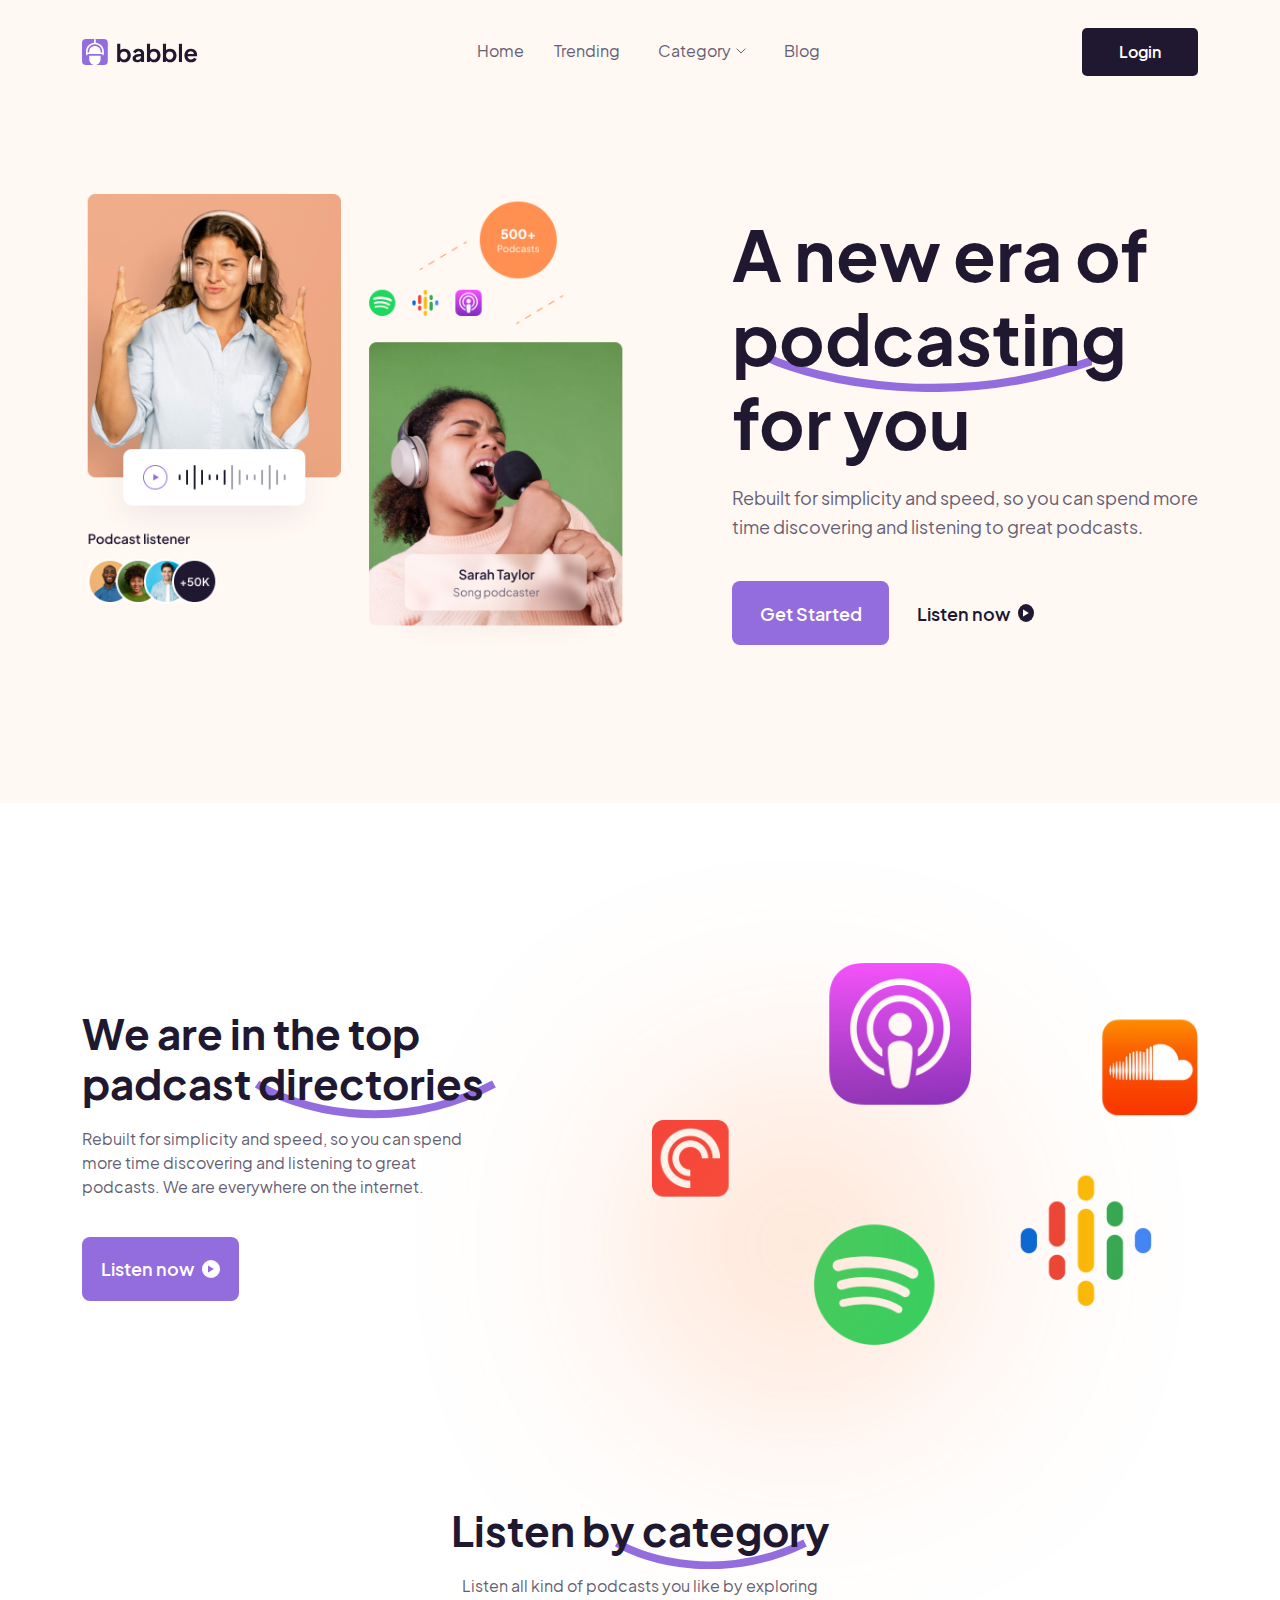
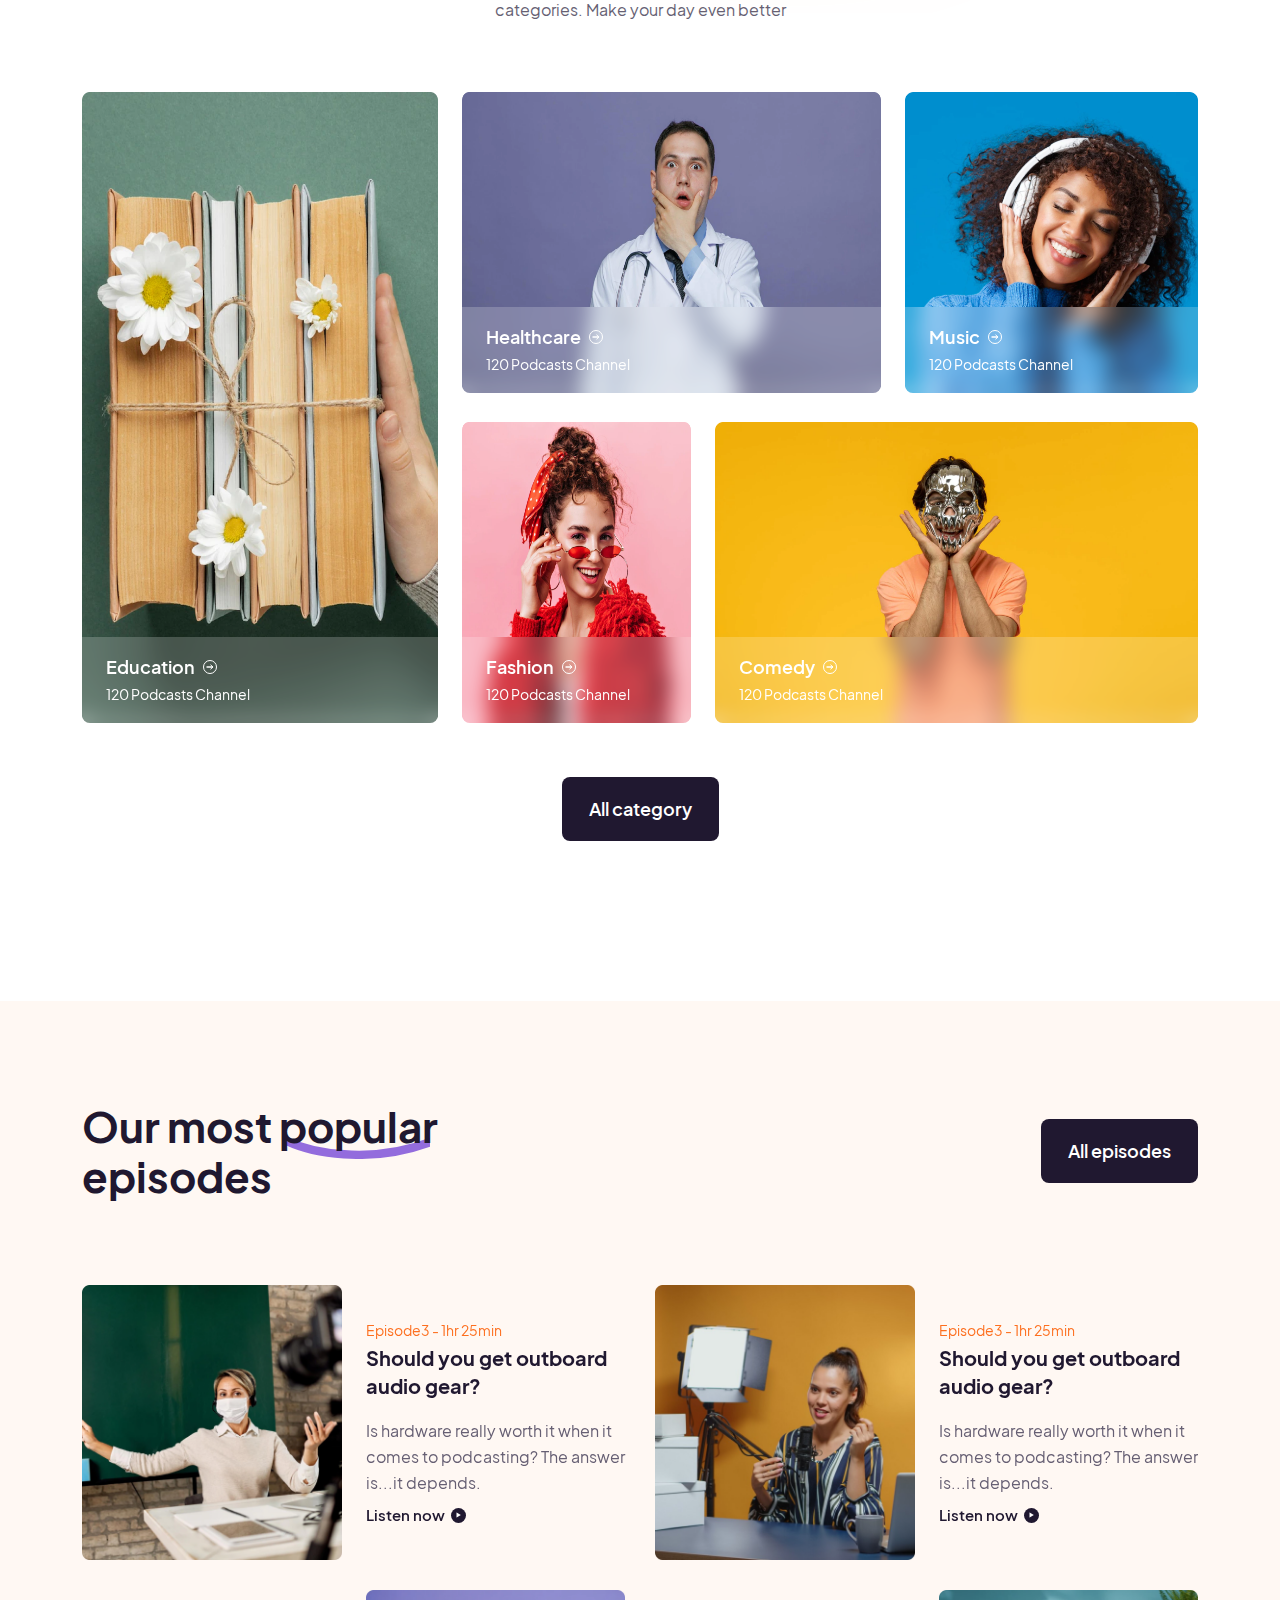
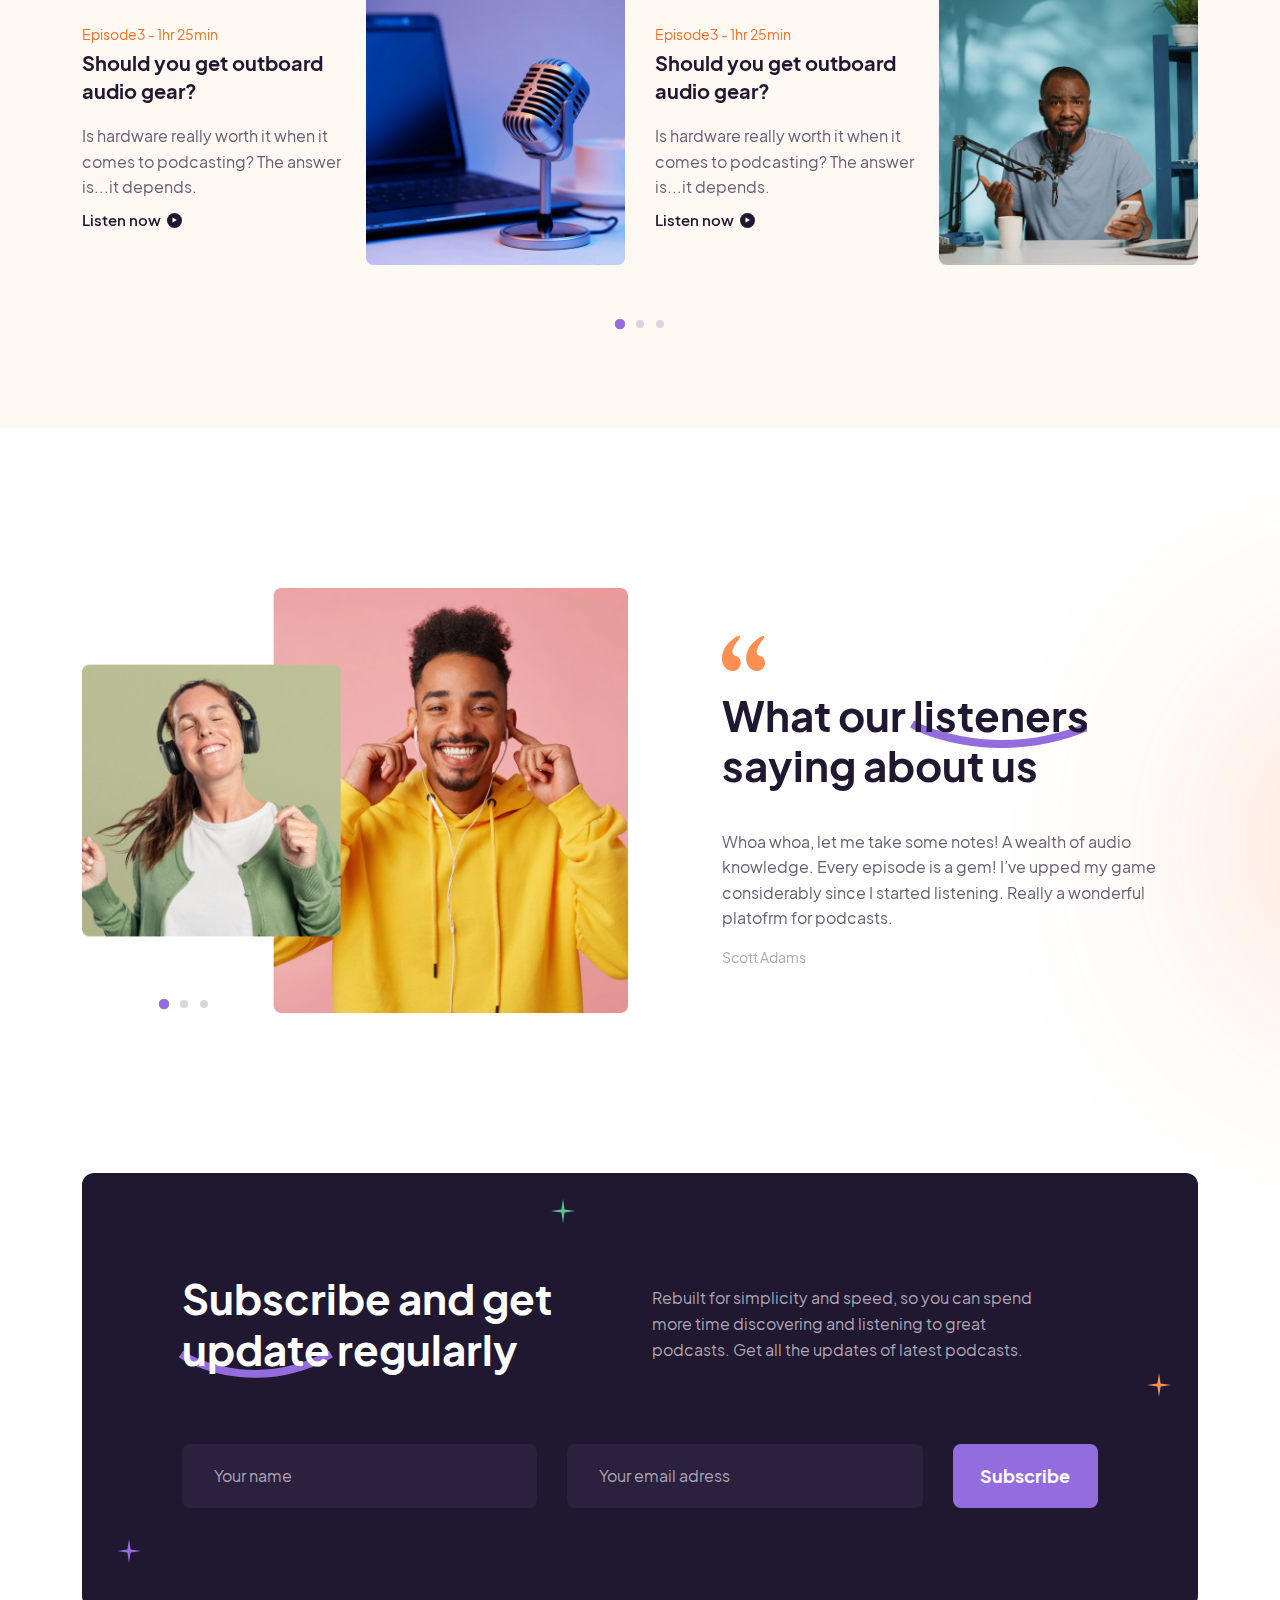
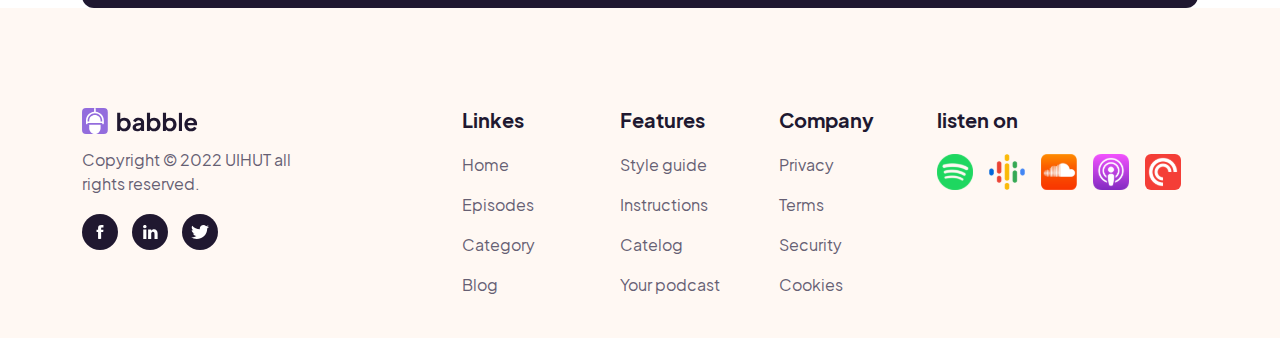
<file: index.html>
<!DOCTYPE HTML>
<html lang="zxx">
	<head>
		<meta charset="UTF-8">
	    <meta name="viewport" content="width=device-width, initial-scale=1">
		<title>Bable | podcast landing page</title>
		<!-- https://codehalweb.com/ -->
		<!-- Fonts-->
		<link rel="preconnect" href="https://fonts.gstatic.com">
		<link href="https://fonts.googleapis.com/css2?family=Outfit:wght@300;400;500;600;700;800;900&display=swap" rel="stylesheet">
		<!-- Favicon Css -->
		<link rel="shortcut icon" href="assets/img/Mask group (1).png"/>
		<!-- Bootstrap-->
		<link rel="stylesheet" href="assets/css/bootstrap.css" />
		<!--Splide-->
		<link rel="stylesheet" href="assets/css/splide-core.min.css">
		<!-- Custom Css-->
		<link rel="stylesheet" href="assets/css/main.css" />
	</head>
	<body>
		<!--header podcast wrapper -->
		<header class="_header_podcast_wrapper">
			<nav class="navbar navbar-expand-lg navbar-dark _header_podcast_nav">
				<div class="container">
					<div class="_header_logo">
						<a class="navbar-brand" href="index.html">
							<img src="assets/img/header-logo.svg" alt="image" class="_logo_img">
						</a>
					</div>
					<button class="navbar-toggler _toggler collapsed" type="button" data-bs-toggle="collapse" data-bs-target="#navbarNav" aria-controls="navbarNav" aria-expanded="false" aria-label="Toggle navigation">
						<span class="navbar-toggler-icon"></span>
					</button>
					<div class="collapse navbar-collapse _header_podcast_navbar" id="navbarNav">
						<ul class="navbar-nav _header_podcast_navbar_ul">
							<li class="nav-item dropdown _header_podcast_navbar_li">
								<a href="index.html" class="_header_podcast_navbar_itm">Home</a>	
							</li>
							<li class="nav-item dropdown _header_podcast_navbar_li">
								<a href="#0" class="_header_podcast_navbar_itm">Trending</a>	
							</li>
							<li class="nav-item dropdown _header_podcast_navbar_li">
								<a class="nav-link dropdown-toggle _header_podcast_navbar_itm" href="#" id="navbarDropdown1" role="button" data-bs-toggle="dropdown" aria-expanded="false">
									Category
									<svg xmlns="http://www.w3.org/2000/svg" width="10" height="6" fill="none" viewBox="0 0 10 6">
										<path stroke="#665F73" stroke-linecap="round" stroke-linejoin="round" d="m1 1 4 4 4-4"/>
									</svg>																																												  
								</a>
								<ul class="dropdown-menu _header_podcast_navbar_itm_dropd" aria-labelledby="navbarDropdown1">
								  <li class="_header_podcast_navbar_itm_dropd_li"><a class="dropdown-item" href="#">Catego 1</a></li>
								  <li class="_header_podcast_navbar_itm_dropd_li"><a class="dropdown-item" href="#">Catego 2</a></li>
								  <li class="_header_podcast_navbar_itm_dropd_li"><a class="dropdown-item" href="#">Catego 3</a></li>
								</ul>
							</li>
							<li class="nav-item dropdown _header_podcast_navbar_li">
								<a href="blog.html" class="_header_podcast_navbar_itm">Blog</a>	
							</li>
						</ul>
						<ul class="navbar-nav _header_podcast_navbar_r8_ul">
							<li class="nav-item dropdown _header_podcast_navbar_r8_li1">
								<a href="#login_section" class="_header_podcast_navbar_r8_signup">Login</a>	
							</li> 
						</ul>                          
					</div>                                                                                                               
				</div>
			</nav>  
			<div class="_login_box_wrapper" id="login_signup_box">
				<div class="_close_btn">
					<button class="_close_btn_tag">
						<svg xmlns="http://www.w3.org/2000/svg" width="30" height="30" fill="none" viewBox="0 0 30 30">
							<path stroke="#fff" stroke-linecap="round" stroke-width="2" d="M29 29 1 1m28 0L1 29"/>
						</svg>										  
					</button>
				</div>

				<div class="_login_link">
					<h2 class="_login_link_head">login</h2>
					<form action="#" class="_login_box">
						<div class="_login_box_field">       
							<div class="_login_inpt1">
								<label for="">Email address or phone number</label>
								<input type="text" placeholder="Email address or phone number" class="_login_inpt" required>
							</div>
							<div class="_login_inpt2">
								<label for="">Password</label>
								<div class="_login_inpt2_forgot">
									<input type="text" placeholder="Password" class="_login_inpt" required>
									<button class="_login_inpt2_btn">Forgot?</button>
								</div>
							</div>
							<div class="_login_submit_btn">
								<button class="_login_submit">Login</button>
							</div>
						</div>
					</form>
					<div class="_login_box_wrap_bottom">
						<div class="_login_or_divider">
							<span></span>
							<p class="_login_or_divider_txt">OR</p>
						</div>
						<div class="_login_continue_google">
							<button class="_login_continue_google_btn">
								<img src="assets/img/login-google-ic.svg" alt="icon" class="_login_continue_google_btn_ic">
								Continue with Google
							</button>
						</div>
						<div class="_login_account">
							<p class="_login_account_para">Don’t have an account? </p> 
							<a href="#" class="_signUp_link_tag">Sign Up</a>
						</div>
					</div>
				</div>

				<div class="_signup_link">
					<h2 class="_login_link_head">Signup</h2>
					<form action="#" class="_login_box">
						<div class="_login_box_field"> 
							<div class="_login_inpt1">
								<label for="">Username</label>
								<input type="text" placeholder="Username" class="_login_inpt" required>
							</div>      
							<div class="_login_inpt1">
								<label for="">Email address or phone number</label>
								<input type="text" placeholder="Email address or phone number" class="_login_inpt" required>
							</div>
							<div class="_login_inpt2">
								<label for="">Password</label>
								<div class="_login_inpt2_forgot">
									<input type="text" placeholder="Password" class="_login_inpt" required>
								</div>
							</div>
							<div class="_login_submit_btn">
								<button class="_login_submit">Signup</button>
							</div>
						</div>
					</form>
					<div class="_login_box_wrap_bottom">
						<div class="_login_or_divider">
							<span></span>
							<p class="_login_or_divider_txt">OR</p>
						</div>
						<div class="_login_continue_google">
							<button class="_login_continue_google_btn">
								<img src="assets/img/login-google-ic.svg" alt="icon" class="_login_continue_google_btn_ic">
								Continue with Google
							</button>
						</div>
						<div class="_login_account">
							<p class="_login_account_para">Already have an account?</p> 
							<a href="#" class="_login_link_tag">Login</a>
						</div>
					</div>
				</div>
			</div>
			<div class="_header_podcast_cont_wrap">
				<div class="container">
					<div class="row align-items-center">
						<div class="col-xl-6 col-lg-6 col-md-12">
							<div class="_header_podcast_left_wrap">
								<div class="_header_podcast_left_img">
									<img src="assets/img/header-left-img.png" alt="image" 
									class="_header_podcast_left_img_tag">
								</div>
							</div>
						</div>
						<div class="col-xl-6 col-lg-6 col-md-12">
							<div class="_header_podcast_r8_wrap">
								<h1 class="_header_podcast_r8_txt">
									A new era of podcasting for you
								</h1>
								<p class="_header_podcast_r8_para">Rebuilt for simplicity
									 and speed, so you can spend more time discovering
									  and listening to great podcasts.
								</p>

								<div class="_header_podcast_r8_btns">
									<div class="_header_podcast_r8_btn01">
										<a href="#0" class="_header_podcast_r8_link">Get Started</a>
									</div>
									<div class="_header_podcast_r8_btn02">
										<button class="_header_podcast_r8_btn">Listen now
											<span class="_header_podcast_r8_btn_sp">
												<svg xmlns="http://www.w3.org/2000/svg" width="6" height="8" fill="none" viewBox="0 0 6 8">
													<path fill="#fff" d="M5.85 3.913a.1.1 0 0 1 0 .174l-5.7 3.29A.1.1 0 0 1 0 7.292V.709A.1.1 0 0 1 .15.623l5.7 3.29Z"/>
												</svg>											  
											</span>
										</button>
									</div>
								</div>
							</div>
						</div>
					</div>
				</div>
			</div>
		</header>
		<!--header podcast wrapper end-->
		</section> 
		<!--features01 podcast wrapper -->
		<section class="_features01_podcast_wrapper">
			<div class="_features01_podcast_wrap">
				<div class="container">
					<div class="row align-items-center">
						<div class="col-xl-6 col-lg-6 col-md-12">
							<div class="_features01_podcast_left">
								<h3 class="_features01_podcast_left_txt">We are
									 in the top padcast directories
								</h3>
								<p class="_features01_podcast_left_para">Rebuilt 
									for simplicity and speed, so you can spend 
									more time discovering and listening to great 
									podcasts. We are everywhere on the internet.
								</p>
								<a href="#0" class="_features01_podcast_left_a">
									Listen now
									<span class="_features01_podcast_left_a_sp">
										<svg xmlns="http://www.w3.org/2000/svg" width="6" height="8" fill="none" viewBox="0 0 6 8">
											<path fill="#936CDD" d="M5.85 3.913a.1.1 0 0 1 0 .174l-5.7 3.29A.1.1 0 0 1 0 7.292V.709A.1.1 0 0 1 .15.623l5.7 3.29Z"/>
										</svg>										  
									</span>
								</a>
							</div>
						</div>
						<div class="col-xl-6 col-lg-6 col-md-12 order-first order-lg-last">
							<div class="_features01_podcast_r8">
								<div class="_features01_podcast_r8_img_wrap">
									<img src="assets/img/features01-r8-img.png" alt="image" 
									class="_features01_podcast_r8_img">
								</div>
							</div>
						</div>
					</div>
				</div>
			</div>
		</section>
		<!--features01 podcast wrapper end-->
		<!--features02 podcast wrapper-->
		<section class="_features02_podcast_wrapper">
			<div class="_features02_podcast_wrap">
				<div class="container">
					<div class="row">
						<div class="col-xl-12 col-lg-12 col-md-12">
							<div class="_features02_podcast_cont">
								<h3 class="_features02_podcast_cont_txt">Listen by category</h3>
								<p class="_features02_podcast_cont_txt01">Listen all kind of podcasts you like by exploring categories. Make your day even better</p>
							</div>
						</div>
					</div>
					<div class="_features02_podcast_cards_wrap">
						<div class="row">
							<div class="col-xl-4 col-lg-4 col-md-12">
								<div class="_features02_podcast_card">
									<div class="_features02_podcast_card_img">
										<img src="assets/img/features02-card-img01.png" alt="image" class="_features02_podcast_card_img01">
									</div>
									<div class="_features02_podcast_card_cont">
										<button class="_features02_podcast_card_cont_btn">
											Education
											<span class="_features02_podcast_card_cont_btn_sp">
												<svg xmlns="http://www.w3.org/2000/svg" width="8" height="6" fill="none" viewBox="0 0 8 6">
													<path stroke="#fff" stroke-linecap="round" stroke-linejoin="round" stroke-miterlimit="10" d="M4.771 1 7 3 4.77 5M1 3h6-6Z"/>
												</svg>												  
											</span>
										</button>
										<p class="_features02_podcast_card_cont01">120 Podcasts Channel</p>
									</div>
								</div>
							</div>
							<div class="col-xl-8 col-lg-8 col-md-12">
								<div class="row">
									<div class="col-xl-7 col-lg-7 col-md-12">
										<div class="_features02_podcast_card">
											<div class="_features02_podcast_card_img">
												<img src="assets/img/features02-card-img02.png" alt="image" class="_features02_podcast_card_img02">
											</div>
											<div class="_features02_podcast_card_cont">
												<button class="_features02_podcast_card_cont_btn">
													Healthcare
													<span class="_features02_podcast_card_cont_btn_sp">
														<svg xmlns="http://www.w3.org/2000/svg" width="8" height="6" fill="none" viewBox="0 0 8 6">
															<path stroke="#fff" stroke-linecap="round" stroke-linejoin="round" stroke-miterlimit="10" d="M4.771 1 7 3 4.77 5M1 3h6-6Z"/>
														</svg>												  
													</span>
												</button>
												<p class="_features02_podcast_card_cont01">120 Podcasts Channel</p>
											</div>
										</div>
									</div>
									<div class="col-xl-5 col-lg-5 col-md-12">
										<div class="_features02_podcast_card">
											<div class="_features02_podcast_card_img">
												<img src="assets/img/features02-card-img03.png" alt="image" class="_features02_podcast_card_img03">
											</div>
											<div class="_features02_podcast_card_cont">
												<button class="_features02_podcast_card_cont_btn">
													Music
													<span class="_features02_podcast_card_cont_btn_sp">
														<svg xmlns="http://www.w3.org/2000/svg" width="8" height="6" fill="none" viewBox="0 0 8 6">
															<path stroke="#fff" stroke-linecap="round" stroke-linejoin="round" stroke-miterlimit="10" d="M4.771 1 7 3 4.77 5M1 3h6-6Z"/>
														</svg>												  
													</span>
												</button>
												<p class="_features02_podcast_card_cont01">120 Podcasts Channel</p>
											</div>
										</div>
									</div>
								</div>
								<div class="_features02_podcast_cards_bottm_wrap">
									<div class="row">
										<div class="col-xl-4 col-lg-4 col-md-12">
											<div class="_features02_podcast_card">
												<div class="_features02_podcast_card_img">
													<img src="assets/img/features02-card-img04.png" alt="image" class="_features02_podcast_card_img04">
												</div>
												<div class="_features02_podcast_card_cont">
													<button class="_features02_podcast_card_cont_btn">
														Fashion
														<span class="_features02_podcast_card_cont_btn_sp">
															<svg xmlns="http://www.w3.org/2000/svg" width="8" height="6" fill="none" viewBox="0 0 8 6">
																<path stroke="#fff" stroke-linecap="round" stroke-linejoin="round" stroke-miterlimit="10" d="M4.771 1 7 3 4.77 5M1 3h6-6Z"/>
															</svg>												  
														</span>
													</button>
													<p class="_features02_podcast_card_cont01">120 Podcasts Channel</p>
												</div>
											</div>
										</div>
										<div class="col-xl-8 col-lg-8 col-md-12">
											<div class="_features02_podcast_card">
												<div class="_features02_podcast_card_img">
													<img src="assets/img/features02-card-img05.png" alt="image" class="_features02_podcast_card_img05">
												</div>
												<div class="_features02_podcast_card_cont">
													<button class="_features02_podcast_card_cont_btn">
														Comedy
														<span class="_features02_podcast_card_cont_btn_sp">
															<svg xmlns="http://www.w3.org/2000/svg" width="8" height="6" fill="none" viewBox="0 0 8 6">
																<path stroke="#fff" stroke-linecap="round" stroke-linejoin="round" stroke-miterlimit="10" d="M4.771 1 7 3 4.77 5M1 3h6-6Z"/>
															</svg>												  
														</span>
													</button>
													<p class="_features02_podcast_card_cont01">120 Podcasts Channel</p>
												</div>
											</div>
										</div>
									</div>
								</div>
							</div>
						</div>
						<div class="row">
							<div class="col-xl-12 col-lg-12 col-md-12">
								<div class="_features02_podcast_cards_link">
									<a href="#0" class="_features02_podcast_cards_link01">All category</a>
								</div>
							</div>
						</div>
					</div>
				</div>
			</div>
		</section>
		<!--features02 podcast wrapper end-->
		<!--features03 podcast wrapper-->
		<section class="_features03_podcast_wrapper">
			<div class="_features03_podcast_wrap">
				<div class="container">
					<div class="row align-items-center">
						<div class="col-xl-8 col-lg-8 col-md-12">
							<div class="_features03_podcast_left">
								<h3 class="_features03_podcast_left_txt">Our most popular episodes</h3>
							</div>
						</div>
						<div class="col-xl-4 col-lg-4 col-md-12">
							<div class="_features03_podcast_r8">
								<a href="#0" class="_features03_podcast_r8_link">All episodes</a>
							</div>
						</div>
					</div>

					<div class="_features03_podcast_slider">
						<div class="splide__track">
							<div class="splide__list">
								<div class="splide__slide">
									<div class="_features03_podcast_slider_card">
										<div class="row align-items-center">
											<div class="col-xl-6 col-lg-6 col-md-6">
												<div class="_features03_podcast_slider_card_img">
													<img src="assets/img/features03-card-img01.png" alt="image"
													 class="_features03_podcast_slider_card_img_tag">
												</div>
											</div>
											<div class="col-xl-6 col-lg-6 col-md-6">
												<div class="_features03_podcast_slider_card_cont">
													<p class="_features03_podcast_slider_card_cont01">Episode3 - 1hr 25min</p>
													<h6 class="_features03_podcast_slider_card_cont_txt">Should you get outboard audio gear?</h6>
													<p class="_features03_podcast_slider_card_cont02">Is hardware really worth it when it comes to podcasting? The answer is...it depends.</p>
													<a href="#0" class="_features03_podcast_slider_card_cont_link">Listen now
														<span class="_features03_podcast_slider_card_cont_link_sp">
															<svg xmlns="http://www.w3.org/2000/svg" width="5" height="6" fill="none" viewBox="0 0 5 6">
																<path fill="#fff" d="M4.85 2.913a.1.1 0 0 1 0 .174L.65 5.51a.1.1 0 0 1-.15-.086V.575A.1.1 0 0 1 .65.49l4.2 2.424Z"/>
															</svg>															  
														</span>
													</a>
												</div>
											</div>
										</div>
									</div>
									<div class="_features03_podcast_slider_card01">
										<div class="row align-items-center">
											<div class="col-xl-6 col-lg-6 col-md-6">
												<div class="_features03_podcast_slider_card_cont">
													<p class="_features03_podcast_slider_card_cont01">Episode3 - 1hr 25min</p>
													<h6 class="_features03_podcast_slider_card_cont_txt">Should you get outboard audio gear?</h6>
													<p class="_features03_podcast_slider_card_cont02">Is hardware really worth it when it comes to podcasting? The answer is...it depends.</p>
													<a href="#0" class="_features03_podcast_slider_card_cont_link">Listen now
														<span class="_features03_podcast_slider_card_cont_link_sp">
															<svg xmlns="http://www.w3.org/2000/svg" width="5" height="6" fill="none" viewBox="0 0 5 6">
																<path fill="#fff" d="M4.85 2.913a.1.1 0 0 1 0 .174L.65 5.51a.1.1 0 0 1-.15-.086V.575A.1.1 0 0 1 .65.49l4.2 2.424Z"/>
															</svg>															  
														</span>
													</a>
												</div>
											</div>
											<div class="col-xl-6 col-lg-6 col-md-6">
												<div class="_features03_podcast_slider_card_img">
													<img src="assets/img/features03-card-img03.png" alt="image"
													 class="_features03_podcast_slider_card_img_tag">
												</div>
											</div>
										</div>
									</div>
								</div>
								<div class="splide__slide">
									<div class="_features03_podcast_slider_card">
										<div class="row align-items-center">
											<div class="col-xl-6 col-lg-6 col-md-6">
												<div class="_features03_podcast_slider_card_img">
													<img src="assets/img/features03-card-img02.png" alt="image"
													 class="_features03_podcast_slider_card_img_tag">
												</div>
											</div>
											<div class="col-xl-6 col-lg-6 col-md-6">
												<div class="_features03_podcast_slider_card_cont">
													<p class="_features03_podcast_slider_card_cont01">Episode3 - 1hr 25min</p>
													<h6 class="_features03_podcast_slider_card_cont_txt">Should you get outboard audio gear?</h6>
													<p class="_features03_podcast_slider_card_cont02">Is hardware really worth it when it comes to podcasting? The answer is...it depends.</p>
													<a href="#0" class="_features03_podcast_slider_card_cont_link">Listen now
														<span class="_features03_podcast_slider_card_cont_link_sp">
															<svg xmlns="http://www.w3.org/2000/svg" width="5" height="6" fill="none" viewBox="0 0 5 6">
																<path fill="#fff" d="M4.85 2.913a.1.1 0 0 1 0 .174L.65 5.51a.1.1 0 0 1-.15-.086V.575A.1.1 0 0 1 .65.49l4.2 2.424Z"/>
															</svg>															  
														</span>
													</a>
												</div>
											</div>
										</div>
									</div>
									<div class="_features03_podcast_slider_card01">
										<div class="row align-items-center">
											<div class="col-xl-6 col-lg-6 col-md-6">
												<div class="_features03_podcast_slider_card_cont">
													<p class="_features03_podcast_slider_card_cont01">Episode3 - 1hr 25min</p>
													<h6 class="_features03_podcast_slider_card_cont_txt">Should you get outboard audio gear?</h6>
													<p class="_features03_podcast_slider_card_cont02">Is hardware really worth it when it comes to podcasting? The answer is...it depends.</p>
													<a href="#0" class="_features03_podcast_slider_card_cont_link">Listen now
														<span class="_features03_podcast_slider_card_cont_link_sp">
															<svg xmlns="http://www.w3.org/2000/svg" width="5" height="6" fill="none" viewBox="0 0 5 6">
																<path fill="#fff" d="M4.85 2.913a.1.1 0 0 1 0 .174L.65 5.51a.1.1 0 0 1-.15-.086V.575A.1.1 0 0 1 .65.49l4.2 2.424Z"/>
															</svg>															  
														</span>
													</a>
												</div>
											</div>
											<div class="col-xl-6 col-lg-6 col-md-6">
												<div class="_features03_podcast_slider_card_img">
													<img src="assets/img/features03-card-img04.png" alt="image"
													 class="_features03_podcast_slider_card_img_tag">
												</div>
											</div>
										</div>
									</div>
								</div>
								<div class="splide__slide">
									<div class="_features03_podcast_slider_card">
										<div class="row align-items-center">
											<div class="col-xl-6 col-lg-6 col-md-6">
												<div class="_features03_podcast_slider_card_img">
													<img src="assets/img/features03-card-img01.png" alt="image"
													 class="_features03_podcast_slider_card_img_tag">
												</div>
											</div>
											<div class="col-xl-6 col-lg-6 col-md-6">
												<div class="_features03_podcast_slider_card_cont">
													<p class="_features03_podcast_slider_card_cont01">Episode3 - 1hr 25min</p>
													<h6 class="_features03_podcast_slider_card_cont_txt">Should you get outboard audio gear?</h6>
													<p class="_features03_podcast_slider_card_cont02">Is hardware really worth it when it comes to podcasting? The answer is...it depends.</p>
													<a href="#0" class="_features03_podcast_slider_card_cont_link">Listen now
														<span class="_features03_podcast_slider_card_cont_link_sp">
															<svg xmlns="http://www.w3.org/2000/svg" width="5" height="6" fill="none" viewBox="0 0 5 6">
																<path fill="#fff" d="M4.85 2.913a.1.1 0 0 1 0 .174L.65 5.51a.1.1 0 0 1-.15-.086V.575A.1.1 0 0 1 .65.49l4.2 2.424Z"/>
															</svg>															  
														</span>
													</a>
												</div>
											</div>
										</div>
									</div>
									<div class="_features03_podcast_slider_card01">
										<div class="row align-items-center">
											<div class="col-xl-6 col-lg-6 col-md-6">
												<div class="_features03_podcast_slider_card_cont">
													<p class="_features03_podcast_slider_card_cont01">Episode3 - 1hr 25min</p>
													<h6 class="_features03_podcast_slider_card_cont_txt">Should you get outboard audio gear?</h6>
													<p class="_features03_podcast_slider_card_cont02">Is hardware really worth it when it comes to podcasting? The answer is...it depends.</p>
													<a href="#0" class="_features03_podcast_slider_card_cont_link">Listen now
														<span class="_features03_podcast_slider_card_cont_link_sp">
															<svg xmlns="http://www.w3.org/2000/svg" width="5" height="6" fill="none" viewBox="0 0 5 6">
																<path fill="#fff" d="M4.85 2.913a.1.1 0 0 1 0 .174L.65 5.51a.1.1 0 0 1-.15-.086V.575A.1.1 0 0 1 .65.49l4.2 2.424Z"/>
															</svg>															  
														</span>
													</a>
												</div>
											</div>
											<div class="col-xl-6 col-lg-6 col-md-6">
												<div class="_features03_podcast_slider_card_img">
													<img src="assets/img/features03-card-img03.png" alt="image"
													 class="_features03_podcast_slider_card_img_tag">
												</div>
											</div>
										</div>
									</div>
								</div>
								<div class="splide__slide">
									<div class="_features03_podcast_slider_card">
										<div class="row align-items-center">
											<div class="col-xl-6 col-lg-6 col-md-6">
												<div class="_features03_podcast_slider_card_img">
													<img src="assets/img/features03-card-img02.png" alt="image"
													 class="_features03_podcast_slider_card_img_tag">
												</div>
											</div>
											<div class="col-xl-6 col-lg-6 col-md-6">
												<div class="_features03_podcast_slider_card_cont">
													<p class="_features03_podcast_slider_card_cont01">Episode3 - 1hr 25min</p>
													<h6 class="_features03_podcast_slider_card_cont_txt">Should you get outboard audio gear?</h6>
													<p class="_features03_podcast_slider_card_cont02">Is hardware really worth it when it comes to podcasting? The answer is...it depends.</p>
													<a href="#0" class="_features03_podcast_slider_card_cont_link">Listen now
														<span class="_features03_podcast_slider_card_cont_link_sp">
															<svg xmlns="http://www.w3.org/2000/svg" width="5" height="6" fill="none" viewBox="0 0 5 6">
																<path fill="#fff" d="M4.85 2.913a.1.1 0 0 1 0 .174L.65 5.51a.1.1 0 0 1-.15-.086V.575A.1.1 0 0 1 .65.49l4.2 2.424Z"/>
															</svg>															  
														</span>
													</a>
												</div>
											</div>
										</div>
									</div>
									<div class="_features03_podcast_slider_card01">
										<div class="row align-items-center">
											<div class="col-xl-6 col-lg-6 col-md-6">
												<div class="_features03_podcast_slider_card_cont">
													<p class="_features03_podcast_slider_card_cont01">Episode3 - 1hr 25min</p>
													<h6 class="_features03_podcast_slider_card_cont_txt">Should you get outboard audio gear?</h6>
													<p class="_features03_podcast_slider_card_cont02">Is hardware really worth it when it comes to podcasting? The answer is...it depends.</p>
													<a href="#0" class="_features03_podcast_slider_card_cont_link">Listen now
														<span class="_features03_podcast_slider_card_cont_link_sp">
															<svg xmlns="http://www.w3.org/2000/svg" width="5" height="6" fill="none" viewBox="0 0 5 6">
																<path fill="#fff" d="M4.85 2.913a.1.1 0 0 1 0 .174L.65 5.51a.1.1 0 0 1-.15-.086V.575A.1.1 0 0 1 .65.49l4.2 2.424Z"/>
															</svg>															  
														</span>
													</a>
												</div>
											</div>
											<div class="col-xl-6 col-lg-6 col-md-6">
												<div class="_features03_podcast_slider_card_img">
													<img src="assets/img/features03-card-img04.png" alt="image"
													 class="_features03_podcast_slider_card_img_tag">
												</div>
											</div>
										</div>
									</div>
								</div>
								<div class="splide__slide">
									<div class="_features03_podcast_slider_card">
										<div class="row align-items-center">
											<div class="col-xl-6 col-lg-6 col-md-6">
												<div class="_features03_podcast_slider_card_img">
													<img src="assets/img/features03-card-img01.png" alt="image"
													 class="_features03_podcast_slider_card_img_tag">
												</div>
											</div>
											<div class="col-xl-6 col-lg-6 col-md-6">
												<div class="_features03_podcast_slider_card_cont">
													<p class="_features03_podcast_slider_card_cont01">Episode3 - 1hr 25min</p>
													<h6 class="_features03_podcast_slider_card_cont_txt">Should you get outboard audio gear?</h6>
													<p class="_features03_podcast_slider_card_cont02">Is hardware really worth it when it comes to podcasting? The answer is...it depends.</p>
													<a href="#0" class="_features03_podcast_slider_card_cont_link">Listen now
														<span class="_features03_podcast_slider_card_cont_link_sp">
															<svg xmlns="http://www.w3.org/2000/svg" width="5" height="6" fill="none" viewBox="0 0 5 6">
																<path fill="#fff" d="M4.85 2.913a.1.1 0 0 1 0 .174L.65 5.51a.1.1 0 0 1-.15-.086V.575A.1.1 0 0 1 .65.49l4.2 2.424Z"/>
															</svg>															  
														</span>
													</a>
												</div>
											</div>
										</div>
									</div>
									<div class="_features03_podcast_slider_card01">
										<div class="row align-items-center">
											<div class="col-xl-6 col-lg-6 col-md-6">
												<div class="_features03_podcast_slider_card_cont">
													<p class="_features03_podcast_slider_card_cont01">Episode3 - 1hr 25min</p>
													<h6 class="_features03_podcast_slider_card_cont_txt">Should you get outboard audio gear?</h6>
													<p class="_features03_podcast_slider_card_cont02">Is hardware really worth it when it comes to podcasting? The answer is...it depends.</p>
													<a href="#0" class="_features03_podcast_slider_card_cont_link">Listen now
														<span class="_features03_podcast_slider_card_cont_link_sp">
															<svg xmlns="http://www.w3.org/2000/svg" width="5" height="6" fill="none" viewBox="0 0 5 6">
																<path fill="#fff" d="M4.85 2.913a.1.1 0 0 1 0 .174L.65 5.51a.1.1 0 0 1-.15-.086V.575A.1.1 0 0 1 .65.49l4.2 2.424Z"/>
															</svg>															  
														</span>
													</a>
												</div>
											</div>
											<div class="col-xl-6 col-lg-6 col-md-6">
												<div class="_features03_podcast_slider_card_img">
													<img src="assets/img/features03-card-img03.png" alt="image"
													 class="_features03_podcast_slider_card_img_tag">
												</div>
											</div>
										</div>
									</div>
								</div>
								<div class="splide__slide">
									<div class="_features03_podcast_slider_card">
										<div class="row align-items-center">
											<div class="col-xl-6 col-lg-6 col-md-6">
												<div class="_features03_podcast_slider_card_img">
													<img src="assets/img/features03-card-img02.png" alt="image"
													 class="_features03_podcast_slider_card_img_tag">
												</div>
											</div>
											<div class="col-xl-6 col-lg-6 col-md-6">
												<div class="_features03_podcast_slider_card_cont">
													<p class="_features03_podcast_slider_card_cont01">Episode3 - 1hr 25min</p>
													<h6 class="_features03_podcast_slider_card_cont_txt">Should you get outboard audio gear?</h6>
													<p class="_features03_podcast_slider_card_cont02">Is hardware really worth it when it comes to podcasting? The answer is...it depends.</p>
													<a href="#0" class="_features03_podcast_slider_card_cont_link">Listen now
														<span class="_features03_podcast_slider_card_cont_link_sp">
															<svg xmlns="http://www.w3.org/2000/svg" width="5" height="6" fill="none" viewBox="0 0 5 6">
																<path fill="#fff" d="M4.85 2.913a.1.1 0 0 1 0 .174L.65 5.51a.1.1 0 0 1-.15-.086V.575A.1.1 0 0 1 .65.49l4.2 2.424Z"/>
															</svg>															  
														</span>
													</a>
												</div>
											</div>
										</div>
									</div>
									<div class="_features03_podcast_slider_card01">
										<div class="row align-items-center">
											<div class="col-xl-6 col-lg-6 col-md-6">
												<div class="_features03_podcast_slider_card_cont">
													<p class="_features03_podcast_slider_card_cont01">Episode3 - 1hr 25min</p>
													<h6 class="_features03_podcast_slider_card_cont_txt">Should you get outboard audio gear?</h6>
													<p class="_features03_podcast_slider_card_cont02">Is hardware really worth it when it comes to podcasting? The answer is...it depends.</p>
													<a href="#0" class="_features03_podcast_slider_card_cont_link">Listen now
														<span class="_features03_podcast_slider_card_cont_link_sp">
															<svg xmlns="http://www.w3.org/2000/svg" width="5" height="6" fill="none" viewBox="0 0 5 6">
																<path fill="#fff" d="M4.85 2.913a.1.1 0 0 1 0 .174L.65 5.51a.1.1 0 0 1-.15-.086V.575A.1.1 0 0 1 .65.49l4.2 2.424Z"/>
															</svg>															  
														</span>
													</a>
												</div>
											</div>
											<div class="col-xl-6 col-lg-6 col-md-6">
												<div class="_features03_podcast_slider_card_img">
													<img src="assets/img/features03-card-img04.png" alt="image"
													 class="_features03_podcast_slider_card_img_tag">
												</div>
											</div>
										</div>
									</div>
								</div>
							</div>
						</div>
					</div>

					<div class="_features03_podcast_slider01">
						<div class="splide__track">
							<div class="splide__list">
								<div class="splide__slide">
									<div class="_features03_podcast_slider_card">
										<div class="row align-items-center">
											<div class="col-xl-6 col-lg-6 col-md-6 col-sm-6 col-12">
												<div class="_features03_podcast_slider_card_img">
													<img src="assets/img/features03-card-img01.png" alt="image"
													 class="_features03_podcast_slider_card_img_tag">
												</div>
											</div>
											<div class="col-xl-6 col-lg-6 col-md-6 col-sm-6 col-12">
												<div class="_features03_podcast_slider_card_cont">
													<p class="_features03_podcast_slider_card_cont01">Episode3 - 1hr 25min</p>
													<h6 class="_features03_podcast_slider_card_cont_txt">Should you get outboard audio gear?</h6>
													<p class="_features03_podcast_slider_card_cont02">Is hardware really worth it when it comes to podcasting? The answer is...it depends.</p>
													<a href="#0" class="_features03_podcast_slider_card_cont_link">Listen now
														<span class="_features03_podcast_slider_card_cont_link_sp">
															<svg xmlns="http://www.w3.org/2000/svg" width="5" height="6" fill="none" viewBox="0 0 5 6">
																<path fill="#fff" d="M4.85 2.913a.1.1 0 0 1 0 .174L.65 5.51a.1.1 0 0 1-.15-.086V.575A.1.1 0 0 1 .65.49l4.2 2.424Z"/>
															</svg>															  
														</span>
													</a>
												</div>
											</div>
										</div>
									</div>
								</div>
								<div class="splide__slide">
									<div class="_features03_podcast_slider_card">
										<div class="row align-items-center">
											<div class="col-xl-6 col-lg-6 col-md-6 col-sm-6 col-12">
												<div class="_features03_podcast_slider_card_img">
													<img src="assets/img/features03-card-img02.png" alt="image"
													 class="_features03_podcast_slider_card_img_tag">
												</div>
											</div>
											<div class="col-xl-6 col-lg-6 col-md-6 col-sm-6 col-12">
												<div class="_features03_podcast_slider_card_cont">
													<p class="_features03_podcast_slider_card_cont01">Episode3 - 1hr 25min</p>
													<h6 class="_features03_podcast_slider_card_cont_txt">Should you get outboard audio gear?</h6>
													<p class="_features03_podcast_slider_card_cont02">Is hardware really worth it when it comes to podcasting? The answer is...it depends.</p>
													<a href="#0" class="_features03_podcast_slider_card_cont_link">Listen now
														<span class="_features03_podcast_slider_card_cont_link_sp">
															<svg xmlns="http://www.w3.org/2000/svg" width="5" height="6" fill="none" viewBox="0 0 5 6">
																<path fill="#fff" d="M4.85 2.913a.1.1 0 0 1 0 .174L.65 5.51a.1.1 0 0 1-.15-.086V.575A.1.1 0 0 1 .65.49l4.2 2.424Z"/>
															</svg>															  
														</span>
													</a>
												</div>
											</div>
										</div>
									</div>
								</div>
								<div class="splide__slide">
									<div class="_features03_podcast_slider_card">
										<div class="row align-items-center">
											<div class="col-xl-6 col-lg-6 col-md-6 col-sm-6 col-12">
												<div class="_features03_podcast_slider_card_img">
													<img src="assets/img/features03-card-img03.png" alt="image"
													 class="_features03_podcast_slider_card_img_tag">
												</div>
											</div>
											<div class="col-xl-6 col-lg-6 col-md-6 col-sm-6 col-12">
												<div class="_features03_podcast_slider_card_cont">
													<p class="_features03_podcast_slider_card_cont01">Episode3 - 1hr 25min</p>
													<h6 class="_features03_podcast_slider_card_cont_txt">Should you get outboard audio gear?</h6>
													<p class="_features03_podcast_slider_card_cont02">Is hardware really worth it when it comes to podcasting? The answer is...it depends.</p>
													<a href="#0" class="_features03_podcast_slider_card_cont_link">Listen now
														<span class="_features03_podcast_slider_card_cont_link_sp">
															<svg xmlns="http://www.w3.org/2000/svg" width="5" height="6" fill="none" viewBox="0 0 5 6">
																<path fill="#fff" d="M4.85 2.913a.1.1 0 0 1 0 .174L.65 5.51a.1.1 0 0 1-.15-.086V.575A.1.1 0 0 1 .65.49l4.2 2.424Z"/>
															</svg>															  
														</span>
													</a>
												</div>
											</div>
										</div>
									</div>
								</div>
								<div class="splide__slide">
									<div class="_features03_podcast_slider_card">
										<div class="row align-items-center">
											<div class="col-xl-6 col-lg-6 col-md-6 col-sm-6 col-12">
												<div class="_features03_podcast_slider_card_img">
													<img src="assets/img/features03-card-img04.png" alt="image"
													 class="_features03_podcast_slider_card_img_tag">
												</div>
											</div>
											<div class="col-xl-6 col-lg-6 col-md-6 col-sm-6 col-12">
												<div class="_features03_podcast_slider_card_cont">
													<p class="_features03_podcast_slider_card_cont01">Episode3 - 1hr 25min</p>
													<h6 class="_features03_podcast_slider_card_cont_txt">Should you get outboard audio gear?</h6>
													<p class="_features03_podcast_slider_card_cont02">Is hardware really worth it when it comes to podcasting? The answer is...it depends.</p>
													<a href="#0" class="_features03_podcast_slider_card_cont_link">Listen now
														<span class="_features03_podcast_slider_card_cont_link_sp">
															<svg xmlns="http://www.w3.org/2000/svg" width="5" height="6" fill="none" viewBox="0 0 5 6">
																<path fill="#fff" d="M4.85 2.913a.1.1 0 0 1 0 .174L.65 5.51a.1.1 0 0 1-.15-.086V.575A.1.1 0 0 1 .65.49l4.2 2.424Z"/>
															</svg>															  
														</span>
													</a>
												</div>
											</div>
										</div>
									</div>
								</div>
							</div>
						</div>
					</div>
				</div>
			</div>
		</section>
		<!--features03 podcast wrapper end-->
		<!--testimonial podcast wrapper-->
		<section class="_testimonial_podcast_wrapper">
			<div class="_testimonial_podcast_wrap">
				<div class="container">
					<div class="row">
						<div class="col-xl-12 col-lg-12 col-md-12">
							<div class="_testimonial_podcast_slider">
								<div class="splide__track">
									<div class="splide__list">
										<div class="splide__slide">
											<div class="_testimonial_podcast_slider_card">
												<div class="row align-items-center">
													<div class="col-xl-6 col-lg-6 col-md-12">
														<div class="_testimonial_podcast_slider_card_img">
															<img src="assets/img/tesrimonial-left-img.png" alt="image" class="_testimonial_podcast_slider_card_img01">
														</div>
													</div>
													<div class="col-xl-6 col-lg-6 col-md-12 order-first order-lg-last">
														<div class="_testimonial_podcast_slider_card_conts">
															<div class="_testimonial_podcast_slider_card_cont_ics">
																<img src="assets/img/tesrimonial-r8-union.svg" alt="icon" class="_testimonial_podcast_slider_card_cont_ic">
															</div>
															<div class="_testimonial_podcast_slider_card_cont">
																<h3 class="_testimonial_podcast_slider_card_cont_txt">
																	What our listeners saying about us
																</h3>
																<p class="_testimonial_podcast_slider_card_cont01">Whoa whoa, let me take some notes! A wealth of audio knowledge. Every episode is a gem! I’ve upped my game considerably since I started listening. Really a wonderful platofrm for podcasts.</p>
																<p class="_testimonial_podcast_slider_card_cont02">Scott Adams</p>
															</div>
														</div>
													</div>
												</div>
											</div>
										</div>
										<div class="splide__slide">
											<div class="_testimonial_podcast_slider_card">
												<div class="row align-items-center">
													<div class="col-xl-6 col-lg-6 col-md-12">
														<div class="_testimonial_podcast_slider_card_img">
															<img src="assets/img/tesrimonial-left-img.png" alt="image" class="_testimonial_podcast_slider_card_img01">
														</div>
													</div>
													<div class="col-xl-6 col-lg-6 col-md-12 order-first order-lg-last">
														<div class="_testimonial_podcast_slider_card_conts">
															<div class="_testimonial_podcast_slider_card_cont_ics">
																<img src="assets/img/tesrimonial-r8-union.svg" alt="icon" class="_testimonial_podcast_slider_card_cont_ic">
															</div>
															<div class="_testimonial_podcast_slider_card_cont">
																<h3 class="_testimonial_podcast_slider_card_cont_txt">
																	What our listeners saying about us
																</h3>
																<p class="_testimonial_podcast_slider_card_cont01">Whoa whoa, let me take some notes! A wealth of audio knowledge. Every episode is a gem! I’ve upped my game considerably since I started listening. Really a wonderful platofrm for podcasts.</p>
																<p class="_testimonial_podcast_slider_card_cont02">Scott Adams</p>
															</div>
														</div>
													</div>
												</div>
											</div>
										</div>
										<div class="splide__slide">
											<div class="_testimonial_podcast_slider_card">
												<div class="row align-items-center">
													<div class="col-xl-6 col-lg-6 col-md-12">
														<div class="_testimonial_podcast_slider_card_img">
															<img src="assets/img/tesrimonial-left-img.png" alt="image" class="_testimonial_podcast_slider_card_img01">
														</div>
													</div>
													<div class="col-xl-6 col-lg-6 col-md-12 order-first order-lg-last">
														<div class="_testimonial_podcast_slider_card_conts">
															<div class="_testimonial_podcast_slider_card_cont_ics">
																<img src="assets/img/tesrimonial-r8-union.svg" alt="icon" class="_testimonial_podcast_slider_card_cont_ic">
															</div>
															<div class="_testimonial_podcast_slider_card_cont">
																<h3 class="_testimonial_podcast_slider_card_cont_txt">
																	What our listeners saying about us
																</h3>
																<p class="_testimonial_podcast_slider_card_cont01">Whoa whoa, let me take some notes! A wealth of audio knowledge. Every episode is a gem! I’ve upped my game considerably since I started listening. Really a wonderful platofrm for podcasts.</p>
																<p class="_testimonial_podcast_slider_card_cont02">Scott Adams</p>
															</div>
														</div>
													</div>
												</div>
											</div>
										</div>
									</div>
								</div>
							</div>
						</div>
					</div>
				</div>
			</div>
		</section>
		<!--testimonial podcast wrapper end-->
		<!--newsletter podcast wrapper-->
		<section class="_newsletter_podcast_wrapper">
			<div class="_newsletter_podcast_wrap">
				<div class="container">
					<div class="row">
						<div class="col-xl-12 col-lg-12">
							<div class="_newsletter_podcast_bg_wrap">
								<div class="_newsletter_podcast_bg_star">
									<div class="_newsletter_podcast_bg_star01">
										<img src="assets/img/newsletter-star-ic01.svg" alt="icon" class="_newsletter_podcast_bg_star01_ic">									  
									</div>
									<div class="_newsletter_podcast_bg_star02">
										<img src="assets/img/newsletter-star-ic02.svg" alt="icon" class="_newsletter_podcast_bg_star01_ic">									  
																					
									</div>
									<div class="_newsletter_podcast_bg_star03">
										<img src="assets/img/newsletter-star-ic03.svg" alt="icon" class="_newsletter_podcast_bg_star01_ic">									  																														  
									</div>
								</div>

								<div class="row align-items-center">
									<div class="col-xl-6 col-lg-6 col-md-12">
										<div class="_newsletter_podcast_left">
											<h3 class="_newsletter_podcast_left_txt">
												Subscribe and get update regularly
											</h3>
										</div>
									</div>
									<div class="col-xl-6 col-lg-6 col-md-12">
										<div class="_newsletter_podcast_r8">
											<p class="_newsletter_podcast_r8_para">Rebuilt for simplicity
												and speed, so you can spend more time discovering and
												 listening to great podcasts. Get all the updates of
												  latest podcasts.
											</p>
										</div>
									</div>
								</div>

								<div class="row">
									<div class="col-xl-12 col-lg-12">
										<form action="" class="_newsletter_podcast_from_wrap">
											<input type="text" placeholder="Your name" 
											class="_newsletter_podcast_from_inpt01" required>
											<input type="email" placeholder="Your email adress" 
											class="_newsletter_podcast_from_inpt02" required>

											<button class="_newsletter_podcast_from_btn">
												Subscribe
											</button>
										</form>
									</div>
								</div>
							</div>
						</div>
					</div>
				</div>
			</div>
		</section>
		<!--newsletter podcast wrapper end-->
		<!--footer podcast wrapper -->
		<footer class="_footer_podcast_wrapper">
			<div class="_footer_podcast_wrap">
				<div class="container">
					<div class="row">
						<div class="col-xl-4 col-lg-4">
							<div class="_footer_podcast_logo_wrap">
								<a href="#0" class="_footer_podcast_logo">
									<img src="assets/img/footer-logo.svg" alt="image" class="_footer_podcast_logo_img">
								</a>
								<p class="_footer_podcast_logo_para">Copyright © 2022
									 UIHUT all rights reserved.
								</p>
								<div class="_footer_podcast_social_menu">
									<ul class="_footer_podcast_social_menu_ul">
										<li class="_footer_podcast_social_menu_li">
											<a href="#0" class="_footer_podcast_social_menu_itm">
												<svg xmlns="http://www.w3.org/2000/svg" width="8" height="14" fill="none" viewBox="0 0 8 14">
													<path fill="#fff" d="M5.142 13.849V7.035H7.19l.271-2.399H5.142l.003-1.2c0-.626.064-.96 1.022-.96h1.28v-2.4H5.4c-2.46 0-3.327 1.164-3.327 3.12v1.44H.538v2.399h1.534v6.717a10.05 10.05 0 0 0 3.07.097Z"/>
												</svg>												  
											</a>
										</li>
										<li class="_footer_podcast_social_menu_li">
											<a href="#0" class="_footer_podcast_social_menu_itm">
												<svg xmlns="http://www.w3.org/2000/svg" width="15" height="14" fill="none" viewBox="0 0 15 14">
													<path fill="#fff" d="M.077 1.685c0-.466.164-.85.49-1.154.328-.303.754-.454 1.278-.454.515 0 .93.149 1.249.447.327.308.491.709.491 1.203 0 .448-.159.82-.477 1.119-.327.308-.758.461-1.291.461h-.014c-.515 0-.931-.153-1.25-.461a1.556 1.556 0 0 1-.475-1.161Zm.182 12.238V4.58h3.116v9.343H.259Zm4.842 0h3.115V8.706c0-.326.038-.578.112-.755.131-.317.33-.585.597-.804.266-.22.6-.33 1.003-.33 1.048 0 1.572.705 1.572 2.113v4.993h3.115V8.566c0-1.38-.327-2.426-.982-3.14-.655-.713-1.52-1.07-2.596-1.07-1.207 0-2.147.518-2.82 1.553v.028h-.015l.014-.028V4.58H5.101c.018.299.028 1.226.028 2.783s-.01 3.744-.028 6.56Z"/>
												</svg>																								
											</a>
										</li>
										<li class="_footer_podcast_social_menu_li">
											<a href="#0" class="_footer_podcast_social_menu_itm">
												<svg xmlns="http://www.w3.org/2000/svg" width="18" height="14" fill="none" viewBox="0 0 18 14">
													<path fill="#fff" d="M18 1.716a8.034 8.034 0 0 1-2.126.552A3.515 3.515 0 0 0 17.497.337a7.63 7.63 0 0 1-2.34.845A3.798 3.798 0 0 0 12.462.077c-2.043 0-3.688 1.57-3.688 3.494 0 .277.025.543.085.797C5.792 4.226 3.077 2.834 1.253.714a3.376 3.376 0 0 0-.505 1.765c0 1.21.658 2.283 1.64 2.904a3.803 3.803 0 0 1-1.668-.43v.038C.72 6.689 2 8.099 3.677 8.424a3.88 3.88 0 0 1-.968.115c-.236 0-.475-.013-.699-.06.479 1.384 1.835 2.4 3.449 2.434a7.684 7.684 0 0 1-4.576 1.49c-.302 0-.593-.013-.883-.048a10.817 10.817 0 0 0 5.661 1.568c6.79 0 10.503-5.326 10.503-9.942 0-.154-.006-.303-.014-.451A7.159 7.159 0 0 0 18 1.716Z"/>
												</svg>																								
											</a>
										</li>
									</ul>
								</div>
							</div>
						</div>
						<div class="col-xl-5 col-lg-5">
							<div class="row">
								<div class="col-xl-4 col-lg-4">
									<div class="_footer_podcast_menu_wrap _footer_bottm">
										<h6 class="_footer_podcast_menu_txt">Linkes</h6>
										<ul class="_footer_podcast_menu_ul">
											<li class="_footer_podcast_menu_li">
												<a href="index.html" class="_footer_podcast_menu_itm">
													Home
												</a>
											</li>
											<li class="_footer_podcast_menu_li">
												<a href="#0" class="_footer_podcast_menu_itm">
													Episodes
												</a>
											</li>
											<li class="_footer_podcast_menu_li">
												<a href="#0" class="_footer_podcast_menu_itm">
													Category
												</a>
											</li>
											<li class="_footer_podcast_menu_li">
												<a href="#0" class="_footer_podcast_menu_itm">
													Blog
												</a>
											</li>
										</ul>
									</div>
								</div>
								<div class="col-xl-4 col-lg-4">
									<div class="_footer_podcast_menu_wrap _footer_bottm">
										<h6 class="_footer_podcast_menu_txt">Features</h6>
										<ul class="_footer_podcast_menu_ul">
											<li class="_footer_podcast_menu_li">
												<a href="#0" class="_footer_podcast_menu_itm">
													Style guide
												</a>
											</li>
											<li class="_footer_podcast_menu_li">
												<a href="#0" class="_footer_podcast_menu_itm">
													Instructions
												</a>
											</li>
											<li class="_footer_podcast_menu_li">
												<a href="#0" class="_footer_podcast_menu_itm">
													Catelog
												</a>
											</li>
											<li class="_footer_podcast_menu_li">
												<a href="#0" class="_footer_podcast_menu_itm">
													Your podcast
												</a>
											</li>
										</ul>
									</div>
								</div>
								<div class="col-xl-4 col-lg-4">
									<div class="_footer_podcast_menu_wrap _footer_bottm">
										<h6 class="_footer_podcast_menu_txt">Company</h6>
										<ul class="_footer_podcast_menu_ul">
											<li class="_footer_podcast_menu_li">
												<a href="#0" class="_footer_podcast_menu_itm">
													Privacy
												</a>
											</li>
											<li class="_footer_podcast_menu_li">
												<a href="#0" class="_footer_podcast_menu_itm">
													Terms
												</a>
											</li>
											<li class="_footer_podcast_menu_li">
												<a href="#0" class="_footer_podcast_menu_itm">
													Security
												</a>
											</li>
											<li class="_footer_podcast_menu_li">
												<a href="#0" class="_footer_podcast_menu_itm">
													Cookies
												</a>
											</li>
										</ul>
									</div>
								</div>
							</div>
						</div>
						<div class="col-xl-3 col-lg-3">
							<div class="_footer_podcast_listen_on">
								<h6 class="_footer_podcast_menu_txt">listen on</h6>
								<ul class="_footer_podcast_listen_menu_ul">
									<li class="_footer_podcast_listen_menu_li">
										<img src="assets/img/footer-listen-ic01.svg" alt="icon" 
										class="_footer_podcast_listen_menu_li_ic">
									</li>
									<li class="_footer_podcast_listen_menu_li">
										<img src="assets/img/footer-listen-ic02.svg" alt="icon" 
										class="_footer_podcast_listen_menu_li_ic">
									</li>
									<li class="_footer_podcast_listen_menu_li">
										<img src="assets/img/footer-listen-ic03.svg" alt="icon" 
										class="_footer_podcast_listen_menu_li_ic">
									</li>
									<li class="_footer_podcast_listen_menu_li">
										<img src="assets/img/footer-listen-ic04.svg" alt="icon" 
										class="_footer_podcast_listen_menu_li_ic">
									</li>
									<li class="_footer_podcast_listen_menu_li">
										<img src="assets/img/footer-listen-ic05.svg" alt="icon" 
										class="_footer_podcast_listen_menu_li_ic">
									</li>
								</ul>
							</div>
						</div>
					</div>
				</div>
			</div>
		</footer>
		<!--footer podcast wrapper end-->
		<script src="https://cdn.jsdelivr.net/npm/bootstrap@5.0.1/dist/js/bootstrap.bundle.min.js" integrity="sha384-gtEjrD/SeCtmISkJkNUaaKMoLD0//ElJ19smozuHV6z3Iehds+3Ulb9Bn9Plx0x4" crossorigin="anonymous"></script>
		<script src="assets/js/splide.min.js"></script>
		<script src="assets/js/custom.js"></script>
	</body>
</html>
</file>
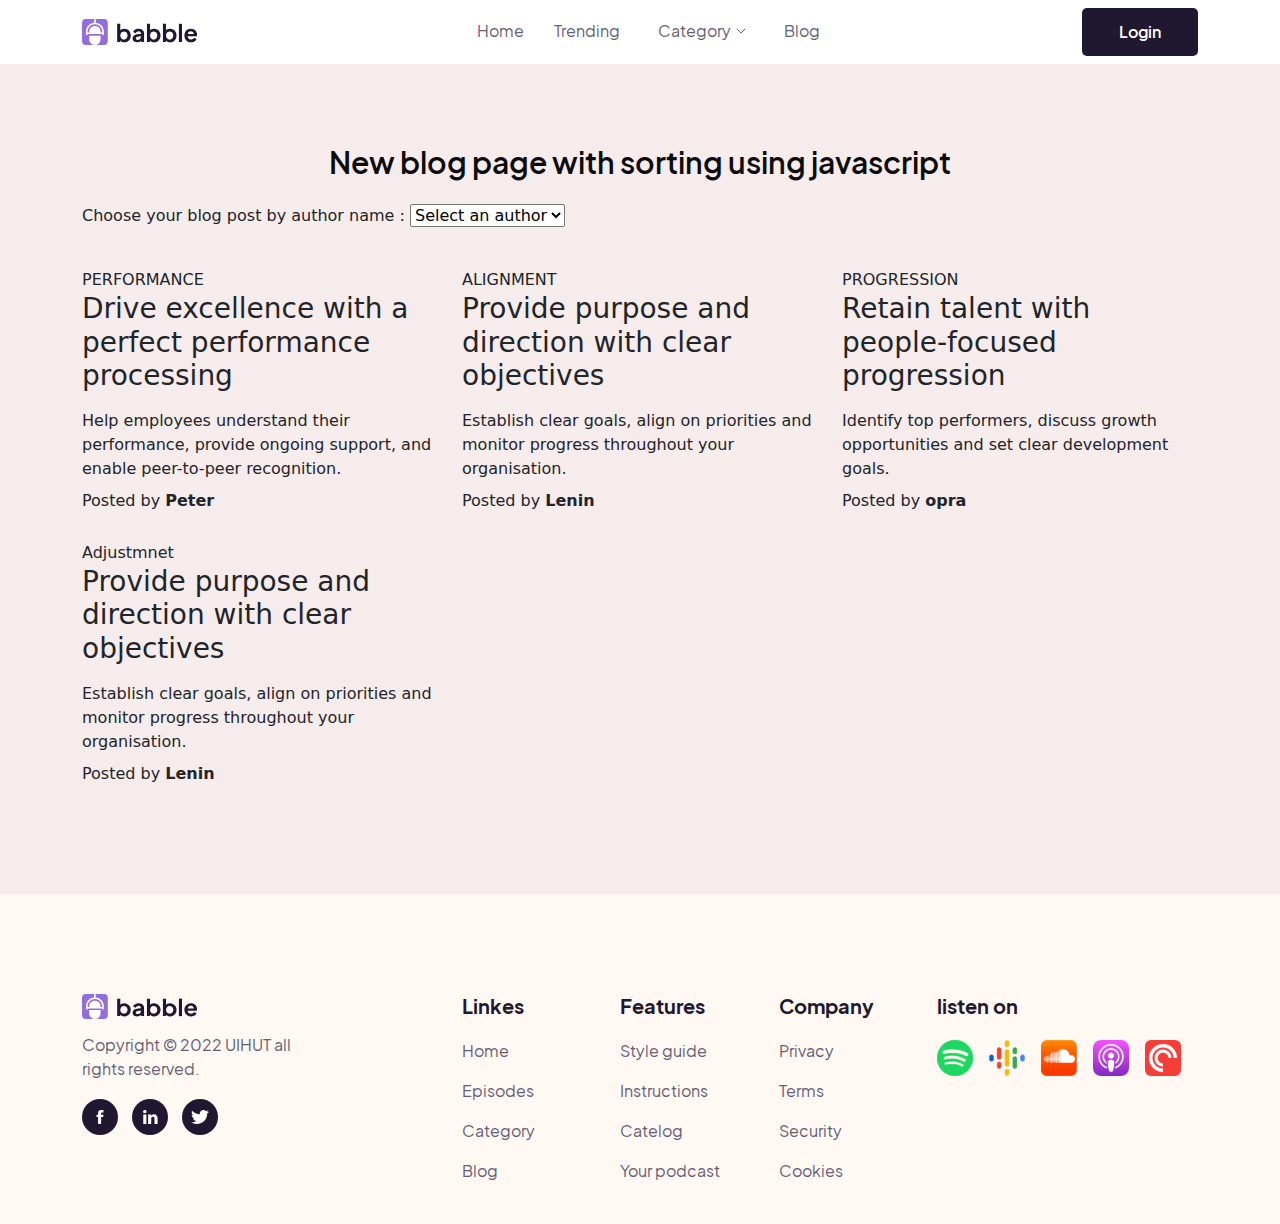
<file: blog.html>
<!DOCTYPE html>
<html lang="en">
<head>
    <meta charset="UTF-8">
    <meta name="viewport" content="width=device-width, initial-scale=1">
    <title>Bable | blog podcast landing page</title>
    <!-- https://codehalweb.com/ -->
    <!-- Fonts-->
    <link rel="preconnect" href="https://fonts.gstatic.com">
    <link href="https://fonts.googleapis.com/css2?family=Outfit:wght@300;400;500;600;700;800;900&display=swap" rel="stylesheet">
    <!-- Favicon Css -->
    <link rel="shortcut icon" href="assets/img/Mask group (1).png"/>
    <!-- Bootstrap-->
    <link rel="stylesheet" href="assets/css/bootstrap.css" />
    <!--Splide-->
    <link rel="stylesheet" href="assets/css/splide-core.min.css">
    <!-- Custom Css-->
    <link rel="stylesheet" href="assets/css/main.css" />
</head>
<body>
	<!--header podcast wrapper -->
	<header class="_blog_header_podcast_wrapper">
		<nav class="navbar navbar-expand-lg navbar-dark _header_podcast_nav">
			<div class="container">
				<div class="_header_logo">
					<a class="navbar-brand" href="index.html">
						<img src="assets/img/header-logo.svg" alt="image" class="_logo_img">
					</a>
				</div>
				<button class="navbar-toggler _toggler collapsed" type="button" data-bs-toggle="collapse" data-bs-target="#navbarNav" aria-controls="navbarNav" aria-expanded="false" aria-label="Toggle navigation">
					<span class="navbar-toggler-icon"></span>
				</button>
				<div class="collapse navbar-collapse _header_podcast_navbar" id="navbarNav">
					<ul class="navbar-nav _header_podcast_navbar_ul">
						<li class="nav-item dropdown _header_podcast_navbar_li">
							<a href="index.html" class="_header_podcast_navbar_itm">Home</a>	
						</li>
						<li class="nav-item dropdown _header_podcast_navbar_li">
							<a href="#0" class="_header_podcast_navbar_itm">Trending</a>	
						</li>
						<li class="nav-item dropdown _header_podcast_navbar_li">
							<a class="nav-link dropdown-toggle _header_podcast_navbar_itm" href="#" id="navbarDropdown1" role="button" data-bs-toggle="dropdown" aria-expanded="false">
								Category
								<svg xmlns="http://www.w3.org/2000/svg" width="10" height="6" fill="none" viewBox="0 0 10 6">
									<path stroke="#665F73" stroke-linecap="round" stroke-linejoin="round" d="m1 1 4 4 4-4"/>
								</svg>																																												  
							</a>
							<ul class="dropdown-menu _header_podcast_navbar_itm_dropd" aria-labelledby="navbarDropdown1">
							<li class="_header_podcast_navbar_itm_dropd_li"><a class="dropdown-item" href="#">Catego 1</a></li>
							<li class="_header_podcast_navbar_itm_dropd_li"><a class="dropdown-item" href="#">Catego 2</a></li>
							<li class="_header_podcast_navbar_itm_dropd_li"><a class="dropdown-item" href="#">Catego 3</a></li>
							</ul>
						</li>
						<li class="nav-item dropdown _header_podcast_navbar_li">
							<a href="blog.html" class="_header_podcast_navbar_itm">Blog</a>	
						</li>
					</ul>
					<ul class="navbar-nav _header_podcast_navbar_r8_ul">
						<li class="nav-item dropdown _header_podcast_navbar_r8_li1">
							<a href="#login_section" class="_header_podcast_navbar_r8_signup">Login</a>	
						</li> 
					</ul>                          
				</div>                                                                                                               
			</div>
		</nav>  
		<div class="_login_box_wrapper" id="login_signup_box">
			<div class="_close_btn">
				<button class="_close_btn_tag">
					<svg xmlns="http://www.w3.org/2000/svg" width="30" height="30" fill="none" viewBox="0 0 30 30">
						<path stroke="#fff" stroke-linecap="round" stroke-width="2" d="M29 29 1 1m28 0L1 29"/>
					</svg>										  
				</button>
			</div>

			<div class="_login_link">
				<h2 class="_login_link_head">login</h2>
				<form action="#" class="_login_box">
					<div class="_login_box_field">       
						<div class="_login_inpt1">
							<label for="">Email address or phone number</label>
							<input type="text" placeholder="Email address or phone number" class="_login_inpt" required>
						</div>
						<div class="_login_inpt2">
							<label for="">Password</label>
							<div class="_login_inpt2_forgot">
								<input type="text" placeholder="Password" class="_login_inpt" required>
								<button class="_login_inpt2_btn">Forgot?</button>
							</div>
						</div>
						<div class="_login_submit_btn">
							<button class="_login_submit">Login</button>
						</div>
					</div>
				</form>
				<div class="_login_box_wrap_bottom">
					<div class="_login_or_divider">
						<span></span>
						<p class="_login_or_divider_txt">OR</p>
					</div>
					<div class="_login_continue_google">
						<button class="_login_continue_google_btn">
							<img src="assets/img/login-google-ic.svg" alt="icon" class="_login_continue_google_btn_ic">
							Continue with Google
						</button>
					</div>
					<div class="_login_account">
						<p class="_login_account_para">Don’t have an account? </p> 
						<a href="#" class="_signUp_link_tag">Sign Up</a>
					</div>
				</div>
			</div>

			<div class="_signup_link">
				<h2 class="_login_link_head">Signup</h2>
				<form action="#" class="_login_box">
					<div class="_login_box_field"> 
						<div class="_login_inpt1">
							<label for="">Username</label>
							<input type="text" placeholder="Username" class="_login_inpt" required>
						</div>      
						<div class="_login_inpt1">
							<label for="">Email address or phone number</label>
							<input type="text" placeholder="Email address or phone number" class="_login_inpt" required>
						</div>
						<div class="_login_inpt2">
							<label for="">Password</label>
							<div class="_login_inpt2_forgot">
								<input type="text" placeholder="Password" class="_login_inpt" required>
							</div>
						</div>
						<div class="_login_submit_btn">
							<button class="_login_submit">Signup</button>
						</div>
					</div>
				</form>
				<div class="_login_box_wrap_bottom">
					<div class="_login_or_divider">
						<span></span>
						<p class="_login_or_divider_txt">OR</p>
					</div>
					<div class="_login_continue_google">
						<button class="_login_continue_google_btn">
							<img src="assets/img/login-google-ic.svg" alt="icon" class="_login_continue_google_btn_ic">
							Continue with Google
						</button>
					</div>
					<div class="_login_account">
						<p class="_login_account_para">Already have an account?</p> 
						<a href="#" class="_login_link_tag">Login</a>
					</div>
				</div>
			</div>
		</div>
	</header>
	<!--header podcast wrapper end-->
	<!-- BLOG -->
	<section class="_blog_podcast_wrapper">
		<div class="container">
			<div class="row">
				<div class="col-lg-12 col-md-12">
					<div class="_blog_content_podcast">
						<h2 class="_blog_content_title_podcast">New blog page with sorting using javascript</h2>
						<div class="_blog_content_podcast_sort mt-4">
							<label for="author">Choose your blog post by author name : </label>
							<select name="author" id="author">
								<option value="dafault">Select an author</option>
								<option value="peter">Peter</option>
								<option value="lenin">Lenin</option>
								<option value="opra">Opra</option>
							</select>
						</div>
						<div class="_blog_content_podcast_boxes">
							<div class="row">
								<div class="col-lg-4 col-md-6 col-sm-12">
									<div class="_blog_content_podcast_box">
										<div class="_blog_content_podcast_box_cate">
											<p class="_blog_content_podcast_box_cate_head">PERFORMANCE</p>
											<h3 class="_blog_content_podcast_box_cate_txt mb-3">Drive excellence with a perfect performance processing</h3>
											<p class="_blog_content_podcast_box_cate_para mb-2">Help employees understand their performance, 
												provide ongoing support, and enable peer-to-peer recognition.</p>
											<p class="_blog_content_podcast_box_cate_auth">Posted by <b>Peter</b></p>
										</div>
									</div>
								</div>
								<div class="col-lg-4 col-md-6 col-sm-12">
									<div class="_blog_content_podcast_box">
										<div class="_blog_content_podcast_box_cate">
											<p class="_blog_content_podcast_box_cate_head">ALIGNMENT</p>
											<h3 class="_blog_content_podcast_box_cate_txt mb-3">Provide purpose and direction with clear objectives</h3>
											<p class="_blog_content_podcast_box_cate_para mb-2">Establish clear goals, align on priorities 
												and monitor progress throughout your organisation.</p>
											<p class="_blog_content_podcast_box_cate_auth">Posted by <b>Lenin</b></p>
										</div>
									</div>
								</div>
								<div class="col-lg-4 col-md-6 col-sm-12">
									<div class="_blog_content_podcast_box">
										<div class="_blog_content_podcast_box_cate">
											<p class="_blog_content_podcast_box_cate_head">PROGRESSION</p>
											<h3 class="_blog_content_podcast_box_cate_txt mb-3">Retain talent with people-focused progression</h3>
											<p class="_blog_content_podcast_box_cate_para mb-2">Identify top performers, discuss growth 
												opportunities and set clear development goals.</p>
											<p class="_blog_content_podcast_box_cate_auth">Posted by <b>opra</b></p>
										</div>
									</div>
								</div>
								<div class="col-lg-4 col-md-6 col-sm-12">
									<div class="_blog_content_podcast_box">
										<div class="_blog_content_podcast_box_cate">
											<p class="_blog_content_podcast_box_cate_head">Adjustmnet</p>
											<h3 class="_blog_content_podcast_box_cate_txt mb-3">Provide purpose and direction with clear objectives</h3>
											<p class="_blog_content_podcast_box_cate_para mb-2">Establish clear goals, align on priorities 
												and monitor progress throughout your organisation.</p>
											<p class="_blog_content_podcast_box_cate_auth">Posted by <b>Lenin</b></p>
										</div>
									</div>
								</div>
							</div>
						</div>
					</div>
				</div>
			</div>
		</div>
	</section>

	<!--footer podcast wrapper -->
	<footer class="_footer_podcast_wrapper">
		<div class="_footer_podcast_wrap">
			<div class="container">
				<div class="row">
					<div class="col-xl-4 col-lg-4">
						<div class="_footer_podcast_logo_wrap">
							<a href="#0" class="_footer_podcast_logo">
								<img src="assets/img/footer-logo.svg" alt="image" class="_footer_podcast_logo_img">
							</a>
							<p class="_footer_podcast_logo_para">Copyright © 2022
								 UIHUT all rights reserved.
							</p>
							<div class="_footer_podcast_social_menu">
								<ul class="_footer_podcast_social_menu_ul">
									<li class="_footer_podcast_social_menu_li">
										<a href="#0" class="_footer_podcast_social_menu_itm">
											<svg xmlns="http://www.w3.org/2000/svg" width="8" height="14" fill="none" viewBox="0 0 8 14">
												<path fill="#fff" d="M5.142 13.849V7.035H7.19l.271-2.399H5.142l.003-1.2c0-.626.064-.96 1.022-.96h1.28v-2.4H5.4c-2.46 0-3.327 1.164-3.327 3.12v1.44H.538v2.399h1.534v6.717a10.05 10.05 0 0 0 3.07.097Z"/>
											</svg>												  
										</a>
									</li>
									<li class="_footer_podcast_social_menu_li">
										<a href="#0" class="_footer_podcast_social_menu_itm">
											<svg xmlns="http://www.w3.org/2000/svg" width="15" height="14" fill="none" viewBox="0 0 15 14">
												<path fill="#fff" d="M.077 1.685c0-.466.164-.85.49-1.154.328-.303.754-.454 1.278-.454.515 0 .93.149 1.249.447.327.308.491.709.491 1.203 0 .448-.159.82-.477 1.119-.327.308-.758.461-1.291.461h-.014c-.515 0-.931-.153-1.25-.461a1.556 1.556 0 0 1-.475-1.161Zm.182 12.238V4.58h3.116v9.343H.259Zm4.842 0h3.115V8.706c0-.326.038-.578.112-.755.131-.317.33-.585.597-.804.266-.22.6-.33 1.003-.33 1.048 0 1.572.705 1.572 2.113v4.993h3.115V8.566c0-1.38-.327-2.426-.982-3.14-.655-.713-1.52-1.07-2.596-1.07-1.207 0-2.147.518-2.82 1.553v.028h-.015l.014-.028V4.58H5.101c.018.299.028 1.226.028 2.783s-.01 3.744-.028 6.56Z"/>
											</svg>																								
										</a>
									</li>
									<li class="_footer_podcast_social_menu_li">
										<a href="#0" class="_footer_podcast_social_menu_itm">
											<svg xmlns="http://www.w3.org/2000/svg" width="18" height="14" fill="none" viewBox="0 0 18 14">
												<path fill="#fff" d="M18 1.716a8.034 8.034 0 0 1-2.126.552A3.515 3.515 0 0 0 17.497.337a7.63 7.63 0 0 1-2.34.845A3.798 3.798 0 0 0 12.462.077c-2.043 0-3.688 1.57-3.688 3.494 0 .277.025.543.085.797C5.792 4.226 3.077 2.834 1.253.714a3.376 3.376 0 0 0-.505 1.765c0 1.21.658 2.283 1.64 2.904a3.803 3.803 0 0 1-1.668-.43v.038C.72 6.689 2 8.099 3.677 8.424a3.88 3.88 0 0 1-.968.115c-.236 0-.475-.013-.699-.06.479 1.384 1.835 2.4 3.449 2.434a7.684 7.684 0 0 1-4.576 1.49c-.302 0-.593-.013-.883-.048a10.817 10.817 0 0 0 5.661 1.568c6.79 0 10.503-5.326 10.503-9.942 0-.154-.006-.303-.014-.451A7.159 7.159 0 0 0 18 1.716Z"/>
											</svg>																								
										</a>
									</li>
								</ul>
							</div>
						</div>
					</div>
					<div class="col-xl-5 col-lg-5">
						<div class="row">
							<div class="col-xl-4 col-lg-4">
								<div class="_footer_podcast_menu_wrap _footer_bottm">
									<h6 class="_footer_podcast_menu_txt">Linkes</h6>
									<ul class="_footer_podcast_menu_ul">
										<li class="_footer_podcast_menu_li">
											<a href="index.html" class="_footer_podcast_menu_itm">
												Home
											</a>
										</li>
										<li class="_footer_podcast_menu_li">
											<a href="#0" class="_footer_podcast_menu_itm">
												Episodes
											</a>
										</li>
										<li class="_footer_podcast_menu_li">
											<a href="#0" class="_footer_podcast_menu_itm">
												Category
											</a>
										</li>
										<li class="_footer_podcast_menu_li">
											<a href="#0" class="_footer_podcast_menu_itm">
												Blog
											</a>
										</li>
									</ul>
								</div>
							</div>
							<div class="col-xl-4 col-lg-4">
								<div class="_footer_podcast_menu_wrap _footer_bottm">
									<h6 class="_footer_podcast_menu_txt">Features</h6>
									<ul class="_footer_podcast_menu_ul">
										<li class="_footer_podcast_menu_li">
											<a href="#0" class="_footer_podcast_menu_itm">
												Style guide
											</a>
										</li>
										<li class="_footer_podcast_menu_li">
											<a href="#0" class="_footer_podcast_menu_itm">
												Instructions
											</a>
										</li>
										<li class="_footer_podcast_menu_li">
											<a href="#0" class="_footer_podcast_menu_itm">
												Catelog
											</a>
										</li>
										<li class="_footer_podcast_menu_li">
											<a href="#0" class="_footer_podcast_menu_itm">
												Your podcast
											</a>
										</li>
									</ul>
								</div>
							</div>
							<div class="col-xl-4 col-lg-4">
								<div class="_footer_podcast_menu_wrap _footer_bottm">
									<h6 class="_footer_podcast_menu_txt">Company</h6>
									<ul class="_footer_podcast_menu_ul">
										<li class="_footer_podcast_menu_li">
											<a href="#0" class="_footer_podcast_menu_itm">
												Privacy
											</a>
										</li>
										<li class="_footer_podcast_menu_li">
											<a href="#0" class="_footer_podcast_menu_itm">
												Terms
											</a>
										</li>
										<li class="_footer_podcast_menu_li">
											<a href="#0" class="_footer_podcast_menu_itm">
												Security
											</a>
										</li>
										<li class="_footer_podcast_menu_li">
											<a href="#0" class="_footer_podcast_menu_itm">
												Cookies
											</a>
										</li>
									</ul>
								</div>
							</div>
						</div>
					</div>
					<div class="col-xl-3 col-lg-3">
						<div class="_footer_podcast_listen_on">
							<h6 class="_footer_podcast_menu_txt">listen on</h6>
							<ul class="_footer_podcast_listen_menu_ul">
								<li class="_footer_podcast_listen_menu_li">
									<img src="assets/img/footer-listen-ic01.svg" alt="icon" 
									class="_footer_podcast_listen_menu_li_ic">
								</li>
								<li class="_footer_podcast_listen_menu_li">
									<img src="assets/img/footer-listen-ic02.svg" alt="icon" 
									class="_footer_podcast_listen_menu_li_ic">
								</li>
								<li class="_footer_podcast_listen_menu_li">
									<img src="assets/img/footer-listen-ic03.svg" alt="icon" 
									class="_footer_podcast_listen_menu_li_ic">
								</li>
								<li class="_footer_podcast_listen_menu_li">
									<img src="assets/img/footer-listen-ic04.svg" alt="icon" 
									class="_footer_podcast_listen_menu_li_ic">
								</li>
								<li class="_footer_podcast_listen_menu_li">
									<img src="assets/img/footer-listen-ic05.svg" alt="icon" 
									class="_footer_podcast_listen_menu_li_ic">
								</li>
							</ul>
						</div>
					</div>
				</div>
			</div>
		</div>
	</footer>
	<!--footer podcast wrapper end-->
</body>
</html>
</file>
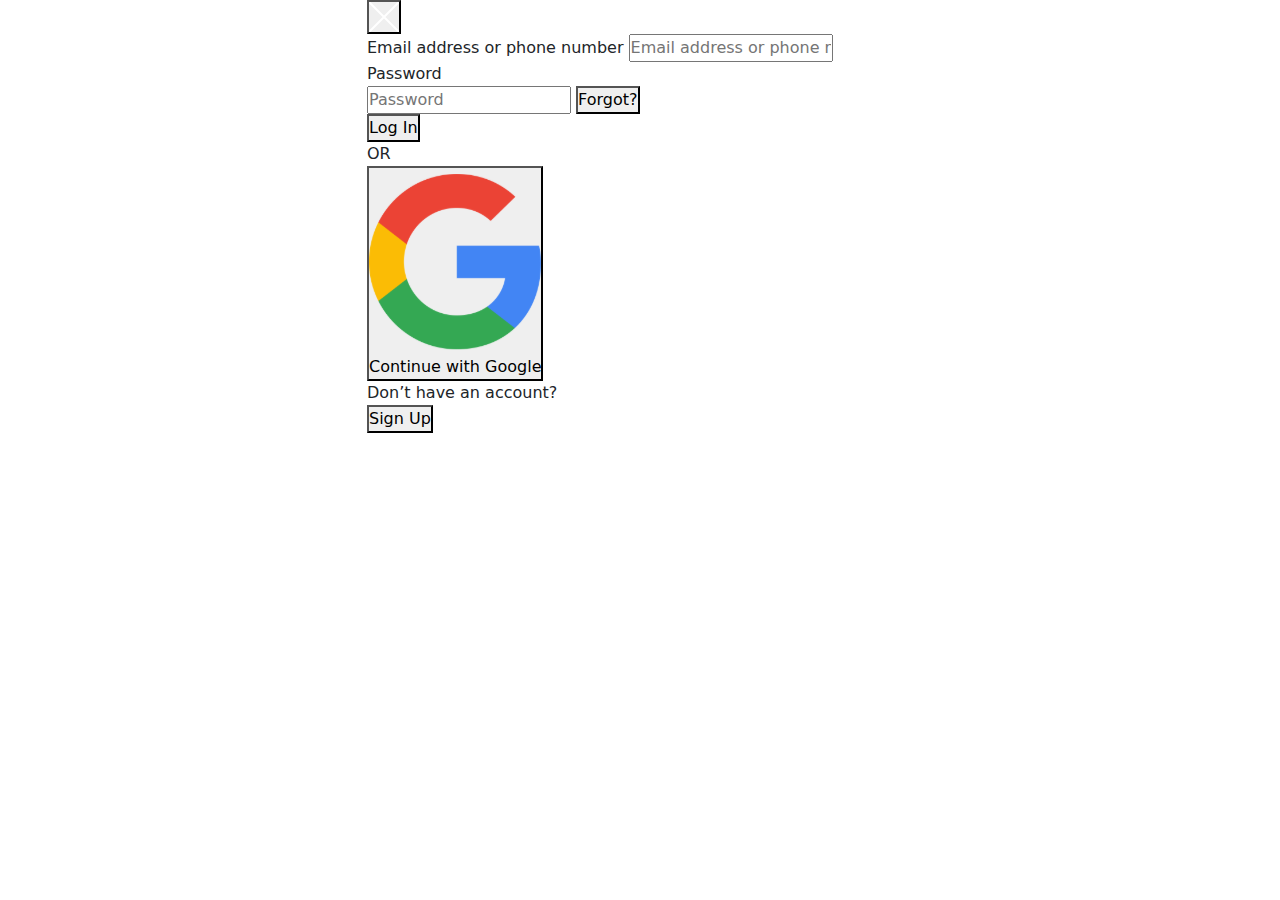
<file: login.html>
<!DOCTYPE HTML>
<html lang="zxx">
	<head>
		<meta charset="UTF-8">
	    <meta name="viewport" content="width=device-width, initial-scale=1">
		<title>Bable | podcast landing page</title>
		<!-- Fonts-->
		<link rel="preconnect" href="https://fonts.gstatic.com">
		<link href="https://fonts.googleapis.com/css2?family=Outfit:wght@300;400;500;600;700;800;900&display=swap" rel="stylesheet">
		<!-- Favicon Css -->
		<link rel="shortcut icon" href="assets/img/Mask group (1).png"/>
		<!-- Bootstrap-->
		<link rel="stylesheet" href="assets/css/bootstrap.css" />
		<!--Splide-->
		<link rel="stylesheet" href="assets/css/splide-core.min.css">
		<!-- Custom Css-->
		<link rel="stylesheet" href="assets/css/main.css" />
	</head>
	<body>
		
		<!-- login -->
		<section class="_online_learning_wrapper">
			<div class="_online_learning_wrap">
				<div class="container">
					<div class="row">
						<div class="col-lg-6 col-md-6 col-sm-12 mx-auto">
							<div class="_online_learning_login_bg">
								<form action="" class="_online_learning_login_btn_box">
									<div class="_online_learning_login_close_btns">
										<button class="_online_learning_login_close_btn">
											<svg xmlns="http://www.w3.org/2000/svg" width="30" height="30" fill="none" viewBox="0 0 30 30">
												<path stroke="#fff" stroke-linecap="round" stroke-width="2" d="M29 29 1 1m28 0L1 29"/>
											</svg>										  
										</button>
									</div>
	
									<div class="_online_learning_login_box">       
										<div class="_online_learning_login_inpt1">
											<label for="">Email address or phone number</label>
											<input type="text" placeholder="Email address or phone number" class="_online_learning_login_inpt" required>
										</div>
										<div class="_online_learning_login_inpt2">
											<label for="">Password</label>
											<div class="_online_learning_login_inpt2_forgot">
												<input type="text" placeholder="Password" class="_online_learning_login_inpt" required>
												<button class="_online_learning_login_inpt2_btn">
													Forgot?
												</button>
											</div>
										</div>
										<div class="_online_learning_login_submit_btn">
											<button class="_online_learning_login_submit">
												Log In
											</button>
										</div>
										<div class="_online_learning_login_or_divider">
											<span></span>
											<p class="_online_learning_login_or_divider_txt">OR</p>
										</div>
										<div class="_online_learning_login_continue_google">
											<button class="_online_learning_login_continue_google_btn">
												<img src="assets/img/login-google-ic.svg" alt="icon" class="_online_learning_login_continue_google_btn_ic">
												Continue with Google
											</button>
										</div>
										<div class="_online_learning_login_account">
											<p class="_online_learning_login_account_para">Don’t have an account? </p> 
											<button class="_online_learning_login_account_btn">
												Sign Up
											</button>
										</div>
									</div>
								</form>
							</div>
						</div>
					</div>
				</div>
			</div>
		</section>

		<script src="https://cdn.jsdelivr.net/npm/bootstrap@5.0.1/dist/js/bootstrap.bundle.min.js" integrity="sha384-gtEjrD/SeCtmISkJkNUaaKMoLD0//ElJ19smozuHV6z3Iehds+3Ulb9Bn9Plx0x4" crossorigin="anonymous"></script>
		<script src="assets/js/custom.js"></script>
	</body>
</html>
</file>
<file: assets/css/main.css>
*{
    margin: 0px;
    padding: 0px;
}
@font-face {
    font-family: Plus Jakarta Sans;
    src: url("../font/PlusJakartaSans-Regular.woff") format('woff');
    font-weight: 400;
}
@font-face {
    font-family: Plus Jakarta Sans;
    src: url("../font/PlusJakartaSans-SemiBold.woff") format('woff');
    font-weight: 600;
}
@font-face {
    font-family: Plus Jakarta Sans;
    src: url("../font/PlusJakartaSans-Bold.woff") format('woff');
    font-weight: 700;
}
@font-face {
    font-family: Plus Jakarta Sans;
    src: url("../font/PlusJakartaSans-ExtraBold.woff") format('woff');
    font-weight: 800;
}
html{
    padding: 0px;
    margin: 0 auto;
    font-weight: 400;
}
body {
    margin: 0px auto;
    padding: 0px;
}
p {
    margin: 0px;
}
h1,h2,h3,h4, h5,h6{
    margin: 0px;
}
ul{
    padding: 0;
    margin: 0;
    list-style: none;
}
button:focus, input:focus, select:focus, textarea:focus{
    outline: none;
    -webkit-box-shadow: none;
            box-shadow: none;
}
button:focus-visible, input:focus-visible, select:focus-visible, textarea:focus-visible{
    outline: none;
    -webkit-box-shadow: none;
            box-shadow: none;
}
.navbar-toggler:focus {
    -webkit-box-shadow: none;
            box-shadow: none;
}
img{
    width:100%;
    display:block;
    height: auto;
}
a{
    text-decoration: none;
}
a, button{
    -webkit-transition: .3s all ease;
    -o-transition: .3s all ease;
    transition: .3s all ease;
}
._toggler {
    box-shadow: none !important;
    border: none !important;
}
._toggler.collapsed .navbar-toggler-icon {
    background-image: url("../img/header-r8-menu-ic.svg") !important;
    transition: 0.1s all ease-in-out;
    max-width: 18px;
}
._toggler .navbar-toggler-icon {
    background-image: url("../img/header-r8-menu-cross.svg") !important;
    transition: 0.1s all ease-in-out;
    max-width: 18px;
}
.dropdown-toggle::after {
    display: none;
}
/*header podcast section*/
._header_podcast_wrapper {
    background: var(--bg2);
    padding: 20px 0 140px;
}
._header_logo {
    display: flex;
    align-items: center;
    justify-content: center;
}
._logo_img {
    max-width: 116px;
}
._header_podcast_navbar_ul {
    align-items: center;
    margin: auto;
}
._header_podcast_navbar_li .nav-link {
    padding: 0;
}
._header_podcast_navbar_li {
    margin-right: 30px;
}
._header_podcast_navbar_li:last-child {
    margin-right: 0;
}
._header_podcast_navbar_itm {
    font-family: 'Plus Jakarta Sans';
    font-weight: 400;
    font-size: 16px;
    line-height: 1.2;
    color: var(--color2) !important; 
    display: inline-block;
    transition: .2s all ease;
}
._header_podcast_navbar_itm:hover {
    color: var(--color3) !important;
} 
._header_podcast_navbar_itm svg {
    margin: -3px 0 0 2px;
}
._header_podcast_navbar_r8_ul {
    align-items: center;
}
._header_podcastpodcast_navbar_r8_li {
    margin-right: 18px;
}
._header_podcast_navbar_r8_login {
    font-family: 'Plus Jakarta Sans';
    font-weight: 600;
    font-size: 16px;
    line-height: 1.2;
    text-align: right;
    color: var(--color4) !important;
    display: inline-block;
    transition: .2s all ease-in-out;
}
._header_podcast_navbar_r8_login:hover {
    color: var(--color3) !important; 
}
._header_podcast_navbar_r8_signup {
    display: flex;
    align-items: center;
    justify-content: center;
    transition: .2s all ease-in-out;
    background: var(--color4);
    border-radius: 5px;
    width: 116px;
    height: 48px;
    font-family: 'Plus Jakarta Sans';
    font-weight: 600;
    font-size: 16px;
    line-height: 1.2;
    text-align: center;
    color: var(--color1) !important;
}
._header_podcast_navbar_r8_signup:hover {
    background: var(--bg3);
}

._header_podcast_cont_wrap {
    padding-top: 110px;
}
._header_podcast_r8_wrap {
    margin-left: 80px;
}
._header_podcast_r8_txt {
    font-family: 'Plus Jakarta Sans';
    font-weight: 700;
    font-size: 70px;
    line-height: 1.2;
    color: var(--color4);
    margin-bottom: 20px;
    max-width: 84%;
    position: relative;
    z-index: 10;
}
._header_podcast_r8_txt::before {
    position: absolute;
    content: "";
    background-image: url("../img/header-r8-txt-vector.svg");
    background-size: cover;
    background-repeat: no-repeat;
    width: 328px;
    height: 39px;
    bottom: 72px;
    left: 32px;
    z-index: -1;
    animation: anim01 1.01s linear;
}
@keyframes anim01 {
    from {
        width: 0px;
    }
    to {
        width: 328px;
    }
}
._header_podcast_r8_para {
    font-family: 'Plus Jakarta Sans';
    font-weight: 400;
    font-size: 18px;
    line-height: 1.6;
    color: var(--color2);
    max-width: 86%;
    margin-bottom: 40px;
}

._header_podcast_r8_btns {
    display: flex;
    align-items: center;
    justify-content: flex-start;
}
._header_podcast_r8_btn01 {
    margin-right: 28px;
}
._header_podcast_r8_link {
    background: var(--color3);
    border-radius: 8px;
    display: flex;
    align-items: center;
    justify-content: center;
    transition: .2s all ease-in-out;
    width: 157px;
    height: 64px;
    font-family: 'Plus Jakarta Sans';
    font-weight: 600;
    font-size: 18px;
    line-height: 1.2;
    text-align: center;
    color: var(--color1) !important;
}
._header_podcast_r8_link:hover {
    background: var(--bg4);
}
._header_podcast_r8_btn {
    background: transparent;
    border: 0;
    font-family: 'Plus Jakarta Sans';
    font-weight: 600;
    font-size: 18px;
    line-height: 1.2;
    color: var(--color4) !important;
    display: flex;
    align-items: center;
    justify-content: center;
}
._header_podcast_r8_btn_sp {
    background: var(--color4);
    width: 18px;
    height: 18px;
    display: flex;
    align-items: center;
    justify-content: center;
    border-radius: 50%;
    margin-left: 8px;
    flex: 0 0 16px;
    transition: .2s all ease-in-out;
}
._header_podcast_r8_btn:hover ._header_podcast_r8_btn_sp{
    transform: translateX(4px) scale(1.2);
}
/* responsive css */
/* Desktop/Laptop */
@media only screen and (min-width: 1600px) {}
@media (max-width: 1399px) {
    ._header_podcast_r8_txt {
        max-width: 100%;
    }
    ._header_podcast_r8_para {
        max-width: 100%;
    }
}
@media only screen and (max-width: 1199px) { 
    ._header_podcast_r8_wrap {
        margin-left: 45px;
    }
    ._header_podcast_r8_txt {
        font-size: 60px;
    }
    ._header_podcast_r8_txt::before {
        width: 294px;
        bottom: 63px;
    }
    @keyframes anim01 {
        from {
            width: 0px;
        }
        to {
            width: 294px;
        }
    }
}
/* Ipad pro */
@media only screen and (max-width: 991px) {
    ._header_podcast_navbar_ul {
        margin: 0;
        align-items: initial;
        text-align: center;
        transition: .3s all ease-in-out;
    }
    ._header_podcast_navbar_li {
        margin: 0 0 10px;
    }
    ._header_podcast_navbar_itm_dropd_li {
        text-align: center;
    }
    ._header_podcastpodcast_navbar_r8_li {
        margin: 0 0 10px;
    }
    ._header_podcast_r8_txt::before {
        bottom: 0;
    }
    ._header_podcast_r8_para {
        font-size: 17px;
    }
    ._header_podcast_r8_wrap {
        margin-left: 0;
    }
}
/* Ipad/Mobile L */
@media only screen and (max-width: 767px) {
    ._header_podcast_cont_wrap {
        padding-top: 70px;
    }
    ._header_podcast_r8_link {
        width: 138px;
        height: 50px;
        font-size: 16px;
    }
    ._header_podcast_r8_txt {
        font-size: 46px;
    }
    ._header_podcast_r8_txt::before {
        bottom: -14px;
        width: 249px;
        left: 0;
        height: 31px;
    }
    @keyframes anim01 {
        from {
            width: 0px;
        }
        to {
            width: 249px;
        }
    }
    ._header_podcast_wrapper {
        padding: 20px 0 80px;
    }
}
/* Mobile */
@media only screen and (max-width: 575px) {
    ._header_podcast_r8_txt {
        font-size: 48px;
    }
}
@media only screen and (max-width: 420px) {
    ._header_podcast_r8_para {
        font-size: 16px;
    }
    ._header_podcast_r8_txt {
        font-size: 35px;
    }
    ._header_podcast_r8_txt::before {
        bottom: -12px;
        width: 190px;
        left: 0;
        height: 24px;
    }
    @keyframes anim01 {
        from {
            width: 0px;
        }
        to {
            width: 190px;
        }
    }
}
@media only screen and (max-width: 375px) {
    ._header_podcast_r8_txt {
        font-size: 30px;
    }
}
/*header podcast section end*/
/*features01 podcast section*/
._features01_podcast_wrapper {
    margin-top: 160px;
}
._features01_podcast_left_txt {
    font-family: 'Plus Jakarta Sans';
    font-weight: 700;
    font-size: 42px;
    line-height: 1.2;
    color: var(--color4);
    margin-bottom: 18px;
    max-width: 68%;
    position: relative;
    z-index: 10;
}
._features01_podcast_left_txt::before {
    position: absolute;
    content: "";
    background-image: url("../img/features01-left-ic.svg");
    background-size: cover;
    background-repeat: no-repeat;
    width: 242px;
    height: 39px;
    bottom: -10px;
    right: 4%;
    z-index: -1;
    animation: anim02 1.01s linear;
}
@keyframes anim02 {
    from {
        width: 0px;
    }
    to {
        width: 242px;
    }
}
._features01_podcast_left_para {
    font-family: 'Plus Jakarta Sans';
    font-weight: 400;
    font-size: 16px;
    line-height: 1.5;
    color: var(--color2);
    max-width: 73%;
    margin-bottom: 38px;
}
._features01_podcast_left_a {
    display: flex;
    align-items: center;
    justify-content: center;
    background: var(--color3);
    border-radius: 8px;
    width: 157px;
    height: 64px;
    font-family: 'Plus Jakarta Sans';
    font-weight: 600;
    font-size: 18px;
    line-height: 1.2;
    color: var(--color1) !important;
    transition: .2s all ease-in-out;
    position: relative;
}   
._features01_podcast_left_a_sp {
    width: 18px;
    height: 18px;
    background: var(--color1);
    display: flex;
    align-items: center;
    justify-content: center;
    border-radius: 50%;
    margin-left: 8px;
    transition: .2s all ease-in-out;
}
._features01_podcast_left_a:hover ._features01_podcast_left_a_sp{
    transform: translateX(4px) scale(1.2);
}

._features01_podcast_r8_img_wrap {
    max-width: 100%;
    position: relative;
}
._features01_podcast_r8_img_wrap::before {
    position: absolute;
    content: "";
    background-image: url("../img/features01-r8-ellipse.svg");
    background-repeat: no-repeat;
    width: 800px;
    height: 770px;
    top: -120px;
    right: 0;
}
/* responsive css */
/* Desktop/Laptop */
@media only screen and (min-width: 1600px) {}
@media (max-width: 1399px) {
    ._features01_podcast_left_txt {
        max-width: 79%;
    }
}
@media only screen and (max-width: 1199px) { 
    ._features01_podcast_left_txt {
        max-width: 95%;
    }
    ._features01_podcast_left_para {
        max-width: 100%;
        margin-bottom: 30px;
    }
}
/* Ipad pro */
@media only screen and (max-width: 991px) {
    ._features01_podcast_wrapper {
        margin-top: 100px;
    }
    ._features01_podcast_left {
        margin-top: 50px;
    }
    ._features01_podcast_left_txt::before {
        right: auto;
    }
}
/* Ipad/Mobile L */
@media only screen and (max-width: 767px) {
    ._features01_podcast_left_txt {
        max-width: 100%;
        font-size: 38px;
    }
    ._features01_podcast_left_a {
        width: 138px;
        height: 50px;
        font-size: 16px;
    }
    ._features01_podcast_left_txt::before {
        width: 194px;
        bottom: -9px;
    }
    @keyframes anim02 {
        from {
            width: 0px;
        }
        to {
            width: 194px;
        }
    }
}
/* Mobile */
@media only screen and (max-width: 575px) {
    ._features01_podcast_wrapper {
        margin-top: 80px;
    }
}
@media only screen and (max-width: 420px) {
    ._features01_podcast_left_txt {
        font-size: 30px;
    }
    ._features01_podcast_left_txt::before {
        width: 155px;
        bottom: -11px;
        height: 26px;
    }
    @keyframes anim02 {
        from {
            width: 0px;
        }
        to {
            width: 155px;
        }
    }
}
@media only screen and (max-width: 375px) {}
/*features01 podcast section end*/
/*features02 podcast section*/
._features02_podcast_wrapper {
    margin-top: 160px;
}
._features02_podcast_cont_txt {
    font-family: 'Plus Jakarta Sans';
    font-weight: 700;
    font-size: 42px;
    line-height: 1.2;
    color: var(--color4);
    margin: 0 auto 18px;
    position: relative;
    z-index: 10;
    text-align: center;
}
._features02_podcast_cont_txt::before {
    position: absolute;
    content: "";
    background-image: url("../img/features02-cont-ic.svg");
    background-size: cover;
    background-repeat: no-repeat;
    width: 193px;
    height: 30px;
    bottom: -13px;
    right: 35%;
    z-index: -1;
    animation: anim03 1.01s linear;
}
@keyframes anim03 {
    from {
        width: 0px;
    }
    to {
        width: 193px;
    }
}
._features02_podcast_cont_txt01 {
    font-family: 'Plus Jakarta Sans';
    font-weight: 400;
    font-size: 16px;
    line-height: 1.5;
    color: var(--color2);
    max-width: 34%;
    text-align: center;
    margin: auto;
}

._features02_podcast_cards_wrap {
    margin-top: 70px;
}
._features02_podcast_card {
    position: relative;
    transition: .2s all ease;
}
._features02_podcast_card_cont {
    position: absolute;
    bottom: -1px;
    left: 0;
    background: rgba(255, 255, 255, 0.2);
    backdrop-filter: blur(10px);
    width: 100%;
    height: 86px;
    border-radius: 0 0 8px 8px;
    display: flex;
    align-items: flex-start;
    justify-content: center;
    flex-direction: column;
    padding-left: 24px;
}
._features02_podcast_card_cont_btn {
    background: transparent;
    border: 0;
    font-family: 'Plus Jakarta Sans';
    font-weight: 600;
    font-size: 18px;
    line-height: 1.2;
    color: var(--color1);
    margin-bottom: 8px;
    display: flex;
    align-items: center;
    justify-content: center;
    transition: .2s all ease-in-out;
}
._features02_podcast_card_cont_btn_sp {
    border: 1px solid var(--color1);
    width: 14px;
    height: 14px;
    display: flex;
    align-items: center;
    justify-content: center;
    border-radius: 50%;
    margin: 0 0 0 8px;
    transition: .2s all ease-in-out;
}
._features02_podcast_card_cont_btn:hover ._features02_podcast_card_cont_btn_sp {
    transform: translateX(4px) scale(1.2);
}
._features02_podcast_card_cont01 {
    font-family: 'Plus Jakarta Sans';
    font-weight: 400;
    font-size: 14px;
    line-height: 1.2;
    color: var(--color1);
}
._features02_podcast_card_img01 {
    max-width: 100%;
    height: 630px;
}
._features02_podcast_card_img02, ._features02_podcast_card_img03 {
    max-width: 100%;
    height: 300px;
}

._features02_podcast_cards_bottm_wrap {
    margin-top: 30px;
}
._features02_podcast_card_img04, ._features02_podcast_card_img05 {
    max-width: 100%;
    height: 300px;
}

._features02_podcast_cards_link {
    display: flex;
    align-items: center;
    justify-content: center;
}
._features02_podcast_cards_link01 {
    display: flex;
    align-items: center;
    justify-content: center;
    transition: .2s all ease-in-out;
    margin-top: 55px;
    background: var(--color4);
    border-radius: 8px;
    width: 157px;
    height: 64px;
    font-family: 'Plus Jakarta Sans';
    font-weight: 600;
    font-size: 18px;
    line-height: 1.2;
    text-align: center;
    color: var(--color1) !important;
    position: relative;
    z-index: 10;
}
._features02_podcast_cards_link01::before {
    position: absolute;
    content: "";
    background: var(--color3);
    top: 15px;
    left: 15px;
    transition: .2s all ease-in-out;
    width: 0;
    height: 100%;
    opacity: 0;
    visibility: hidden;
    border-radius: 8px;
    z-index: -1;
}
._features02_podcast_cards_link01:hover::before {
    width: 100%;
    visibility: visible;
    opacity: 1;
    inset: 0;
}
/* responsive css */
/* Desktop/Laptop */
@media only screen and (max-width: 1199px) { 
    ._features02_podcast_cont_txt01 {
        max-width: 54%;
    }
    ._features02_podcast_cont_txt::before {
        width: 170px;
        height: 26px;
        bottom: -13px;
        right: 31%;
    }
    @keyframes anim03 {
        from {
            width: 0px;
        }
        to {
            width: 170px;
        }
    }
}
/* Ipad pro */
@media only screen and (max-width: 991px) {
    ._features02_podcast_wrapper {
        margin-top: 100px;
    }
    ._features02_podcast_cont_txt01 {
        max-width: 100%;
    }
    ._features02_podcast_cont_txt::before {
        right: 24%;
    }
    ._features02_podcast_card {
        margin-bottom: 22px;
    }
    ._features02_podcast_card_img01, ._features02_podcast_card_img02, ._features02_podcast_card_img03, ._features02_podcast_card_img04, ._features02_podcast_card_img05 {
        height: auto;
    }
    ._features02_podcast_cards_link01 {
        margin-top: 20px;
    }
}
/* Ipad/Mobile L */
@media only screen and (max-width: 767px) {
    ._features02_podcast_cards_link01 {
        width: 138px;
        height: 50px;
        font-size: 16px;
    }
}
/* Mobile */
@media only screen and (max-width: 575px) {
    ._features02_podcast_cont_txt::before {
        right: 17%;
    }
}
@media only screen and (max-width: 420px) {
    ._features02_podcast_cards_wrap {
        margin-top: 45px;
    }
    ._features02_podcast_cont_txt {
        font-size: 36px;
    }
    ._features02_podcast_cont_txt::before {
        right: 7%;
    }
}
@media only screen and (max-width: 375px) {
    ._features02_podcast_cont_txt {
        font-size: 31px;
    }
    ._features02_podcast_cont_txt::before {
        right: 12%;
        width: 134px;
    }
    @keyframes anim03 {
        from {
            width: 0px;
        }
        to {
            width: 134px;
        }
    }
    ._features02_podcast_cards_bottm_wrap {
        margin-top: 0;
    }
}
/*features02 podcast section end*/
/*features03 podcast section*/
._features03_podcast_wrapper {
    background: var(--bg2);
    margin-top: 160px;
    margin-bottom: 160px;
    padding: 100px 0;
}
._features03_podcast_left_txt {
    font-family: 'Plus Jakarta Sans';
    font-weight: 700;
    font-size: 42px;
    line-height: 1.2;
    color: var(--color4);
    max-width: 52%;
    position: relative;
    z-index: 10;
}
._features03_podcast_left_txt::before {
    position: absolute;
    content: "";
    background-image: url("../img/features03-left-cont-ic.svg");
    background-size: cover;
    background-repeat: no-repeat;
    width: 145px;
    height: 22px;
    top: 36%;
    right: 22%;
    z-index: -1;
    animation: anim04 1.01s linear;
}
@keyframes anim04 {
    from {
        width: 0px;
    }
    to {
        width: 145px;
    }
}
._features03_podcast_r8 {
    display: flex;
    align-items: center;
    justify-content: flex-end;
    width: 100%;
    height: 100%;
}
._features03_podcast_r8_link {
    display: flex;
    align-items: center;
    justify-content: center;
    transition: .2s all ease-in-out;
    background: var(--color4);
    border-radius: 8px;
    width: 157px;
    height: 64px;
    font-family: 'Plus Jakarta Sans';
    font-weight: 600;
    font-size: 18px;
    line-height: 1.2;
    text-align: center;
    color: var(--color1) !important;
    position: relative;
    z-index: 10;
}
._features03_podcast_r8_link::before {
    position: absolute;
    content: "";
    background: var(--color3);
    top: 15px;
    left: 15px;
    transition: .2s all ease-in-out;
    width: 0;
    height: 100%;
    opacity: 0;
    visibility: hidden;
    border-radius: 8px;
    z-index: -1;
}
._features03_podcast_r8_link:hover::before {
    width: 100%;
    visibility: visible;
    opacity: 1;
    inset: 0;
}

._features03_podcast_slider {
    margin-top: 84px;
}
._features03_podcast_slider_card_cont01 {
    font-family: 'Plus Jakarta Sans';
    font-weight: 400;
    font-size: 14px;
    line-height: 1.2;
    color: var(--color5);
    margin-bottom: 6px;
}
._features03_podcast_slider_card_cont_txt {
    font-family: 'Plus Jakarta Sans';
    font-weight: 700;
    font-size: 20px;
    line-height: 1.4;
    color: var(--color4);
    max-width: 85%;
    margin-bottom: 18px;
}
._features03_podcast_slider_card_cont02 {
    font-family: 'Plus Jakarta Sans';
    font-weight: 400;
    font-size: 16px;
    line-height: 1.6;
    color: var(--color2);
    max-width: 88%;
    margin-bottom: 11px;
}
._features03_podcast_slider_card_cont_link {
    font-family: 'Plus Jakarta Sans';
    font-weight: 600;
    font-size: 15px;
    line-height: 1.2;
    color: var(--color4) !important;
    display: flex;
    align-items: center;
    justify-content: flex-start;
    transition: .2s all ease-in-out;
}
._features03_podcast_slider_card_cont_link:hover {
    color: var(--color3) !important;

}
._features03_podcast_slider_card_cont_link_sp {
    background: var(--color4);
    width: 15px;
    height: 15px;
    display: flex;
    align-items: center;
    justify-content: center;
    border-radius: 50%;
    margin-left: 6px;
    transition: .3s all ease-in-out;
}
._features03_podcast_slider_card_cont_link:hover ._features03_podcast_slider_card_cont_link_sp {
    background: var(--color3);
}
._features03_podcast_slider_card01 {
    margin-top: 30px;
}

._features03_podcast_slider .splide__pagination {
    margin-top: 55px;
}
._features03_podcast_slider .splide__pagination li {
    display: flex;
    margin: 0 12px 0 0;
}
._features03_podcast_slider .splide__pagination li:last-child {
    margin: 0;
}
._features03_podcast_slider .splide__pagination__page {
    border: 0;
    background: var(--bg5);
    width: 8px;
    height: 8px;
    border-radius: 50%;
    transform: scale(1.0);
}
._features03_podcast_slider .splide__pagination__page.is-active {
    background: var(--color3);
    transform: scale(1.3);
}
._features03_podcast_slider01 {
    display: none;
}
/* responsive css */
/* Desktop/Laptop */
@media only screen and (min-width: 1600px) {}
@media (max-width: 1399px) {
    ._features03_podcast_left_txt::before {
        right: 9%;
    }
    ._features03_podcast_slider_card_cont_txt, ._features03_podcast_slider_card_cont02  {
        max-width: 100%;
    }
}
@media only screen and (max-width: 1199px) { 
    ._features03_podcast_left_txt {
        max-width: 62%;
    }
    ._features03_podcast_slider_card_cont_txt {
        font-size: 17px;
    }
    ._features03_podcast_slider_card_cont02 {
        font-size: 14px;
    }
}
/* Ipad pro */
@media only screen and (max-width: 991px) {
    ._features03_podcast_wrapper {
        margin-top: 100px;
        margin-bottom: 0;
        padding: 80px 0;
    }
    ._features03_podcast_left_txt {
        max-width: 55%;
    }
    ._features03_podcast_r8 {
        justify-content: flex-start;
        margin-top: 22px;
    }
}
/* Ipad/Mobile L */
@media only screen and (max-width: 767px) {
    ._features03_podcast_left_txt {
        max-width: 100%;
    }
    ._features03_podcast_r8_link {
        width: 138px;
        height: 50px;
        font-size: 16px;
    }
    ._features03_podcast_left_txt::before {
        right: 32%;
    }
    ._features03_podcast_slider {
        display: none;
    }
    ._features03_podcast_slider01 {
        display: block;
    }
    ._features03_podcast_slider01 {
        margin-top: 30px;
    }
    ._features03_podcast_slider01 .splide__pagination {
        margin-top: 55px;
    }
    ._features03_podcast_slider01 .splide__pagination li {
        display: flex;
        margin: 0 12px 0 0;
    }
    ._features03_podcast_slider01 .splide__pagination li:last-child {
        margin: 0;
    }
    ._features03_podcast_slider01 .splide__pagination__page {
        border: 0;
        background: var(--bg5);
        width: 8px;
        height: 8px;
        border-radius: 50%;
        transform: scale(1.0);
    }
    ._features03_podcast_slider01 .splide__pagination__page.is-active {
        background: var(--color3);
        transform: scale(1.3);
    }
    ._features03_podcast_wrapper {
        margin-top: 70px;
        padding: 60px 0;
    }
    ._features03_podcast_slider_card_img {
        margin-bottom: 30px;
    }
}
/* Mobile */
@media only screen and (max-width: 420px) {
    ._features03_podcast_left_txt {
        font-size: 35px;
    }
    ._features03_podcast_left_txt::before {
        right: 23%;
    }
    ._features03_podcast_slider_card_cont_txt {
        font-size: 15px;
    }
    ._features03_podcast_slider_card_cont02 {
        font-size: 13px;
    }
}
@media only screen and (max-width: 375px) {
    ._features03_podcast_left_txt {
        font-size: 32px;
    }
    ._features03_podcast_left_txt::before {
        right: 23%;
        width: 116px;
        height: 18px;
    }
    @keyframes anim04 {
        from {
            width: 0px;
        }
        to {
            width: 116px;
        }
    }
}
/*features03 podcast section end*/
/*testimonial podcast section*/
._testimonial_podcast_wrapper {
    position: relative;
    margin-top: 160px;
}
._testimonial_podcast_wrapper::before {
    position: absolute;
    content: "";
    background-image: url("../img/tesrimonial-r8-ellipse.svg");
    background-repeat: no-repeat;
    width: 287px;
    height: 821px;
    top: -150px;
    right: 0;
}
._testimonial_podcast_slider {
    position: relative;
}
._testimonial_podcast_slider_card_conts {
    margin-left: 70px;
}
._testimonial_podcast_slider_card_cont_ics {
    max-width: 43px;
    margin-bottom: 19px;
}
._testimonial_podcast_slider_card_cont_txt {
    font-family: 'Plus Jakarta Sans';
    font-weight: 700;
    font-size: 42px;
    line-height: 1.2;
    color: var(--color4);
    margin-bottom: 38px;
    position: relative;
    z-index: 10;
    max-width: 70%;
}

._testimonial_podcast_slider_card_cont_txt::before {
    position: absolute;
    content: "";
    background-image: url("../img/tesrimonial-r8-cont-ic.svg");
    background-size: cover;
    background-repeat: no-repeat;
    width: 177px;
    height: 28px;
    top: 30px;
    right: 30px;
    z-index: -1;
    animation: anim05 1.01s linear;
}
@keyframes anim05 {
    from {
        width: 0px;
    }
    to {
        width: 177px;
    }
}
._testimonial_podcast_slider_card_cont01 {
    font-family: 'Plus Jakarta Sans';
    font-weight: 400;
    font-size: 16px;
    line-height: 1.6;
    color: var(--color2);
    max-width: 78%;
    margin-bottom: 18px;
}
._testimonial_podcast_slider_card_cont02 {
    font-family: 'Plus Jakarta Sans';
    font-weight: 400;
    font-size: 14px;
    line-height: 1.2;
    color: var(--color6);
}

._testimonial_podcast_slider .splide__pagination {
    position: absolute;
    bottom: 5px;
    left: 7%;
}
._testimonial_podcast_slider .splide__pagination li {
    display: flex;
    margin: 0 12px 0 0;
}
._testimonial_podcast_slider .splide__pagination li:last-child {
    margin: 0;
}
._testimonial_podcast_slider .splide__pagination__page {
    border: 0;
    background: var(--bg5);
    width: 8px;
    height: 8px;
    border-radius: 50%;
    transform: scale(1.0);
}
._testimonial_podcast_slider .splide__pagination__page.is-active {
    background: var(--color3);
    transform: scale(1.3);
}
/* responsive css */
/* Desktop/Laptop */
@media (max-width: 1399px) {
    ._testimonial_podcast_slider_card_cont01 {
        max-width: 100%;
    }
    ._testimonial_podcast_slider_card_cont_txt {
        max-width: 83%;
    }
}
@media only screen and (max-width: 1199px) { 
    ._testimonial_podcast_slider_card_conts {
        margin-left: 50px;
    }
    ._testimonial_podcast_slider_card_cont_txt {
        max-width: 100%;
    }
}
/* Ipad pro */
@media only screen and (max-width: 991px) {
    ._testimonial_podcast_slider_card_conts {
        margin-left: 0;
    }
    ._testimonial_podcast_wrapper {
        margin-top: 100px;
    }
    ._testimonial_podcast_slider_card_cont_txt {
        max-width: 80%;
    }
    ._testimonial_podcast_slider_card_cont_txt::before {
        right: 190px;
    }
}
/* Ipad/Mobile L */
@media only screen and (max-width: 767px) {
    ._testimonial_podcast_slider_card_cont01 {
        font-size: 15px;
    }
    ._testimonial_podcast_slider_card_cont_txt {
        max-width: 100%;
    }
    ._testimonial_podcast_slider_card_cont_txt::before {
        right: 29%;
    }
}
/* Mobile */
@media only screen and (max-width: 575px) {
    ._testimonial_podcast_slider_card_cont_txt::before {
        right: 33%;
    }
}
@media only screen and (max-width: 420px) {
    ._testimonial_podcast_wrapper {
        margin-top: 70px;
    }
    ._testimonial_podcast_slider_card_cont_txt {
        font-size: 35px;
    }
    ._testimonial_podcast_slider_card_cont_txt::before {
        right: 23%;
        width: 144px;
        height: 22px;
        top: 26px;
    }
    @keyframes anim05 {
        from {
            width: 0px;
        }
        to {
            width: 144px;
        }
    }
}
@media only screen and (max-width: 375px) {
    ._testimonial_podcast_slider_card_cont_txt {
        font-size: 30px;
    }
    ._testimonial_podcast_slider_card_cont_txt::before {
        right: 10%;
        width: 127px;
        height: 19px;
        top: 23px;
    }
}
/*testimonial podcast section end*/
/*newsletter podcast section*/
._newsletter_podcast_wrapper {
    margin-top: 160px;
}
._newsletter_podcast_bg_wrap {
    background: var(--color4);
    border-radius: 12px;
    padding: 100px;
    position: relative;
}
._newsletter_podcast_bg_star01 {
    position: absolute;
    width: 24px;
    top: 26px;
    left: 42%;
    animation: star01 .90s linear;
}
@keyframes star01 {
    from { width: 0; }
    to { width: 24px;}
}
._newsletter_podcast_bg_star02 {
    position: absolute;
    width: 24px;
    bottom: 45px;
    left: 35px;
    animation: star02 .90s linear;
}
@keyframes star02 {
    from { width: 0; }
    to { width: 24px;}
}
._newsletter_podcast_bg_star03 {
    position: absolute;
    width: 24px;
    right: 27px;
    top: 46%;
    animation: star03 .90s linear;
}
@keyframes star03 {
    from { width: 0; }
    to { width: 24px;}
}

._newsletter_podcast_left_txt {
    font-family: 'Plus Jakarta Sans';
    font-weight: 700;
    font-size: 42px;
    line-height: 1.2;
    color: var(--color1);
    max-width: 80%;
    position: relative;
    z-index: 10;
}
._newsletter_podcast_left_txt::before {
    position: absolute;
    content: "";
    background-image: url("../img/newsletter-r8-cont-ic.svg");
    background-size: cover;
    background-repeat: no-repeat;
    width: 155px;
    height: 28px;
    bottom: -4px;
    left: -4px;
    z-index: -1;
}
._newsletter_podcast_r8_para {
    font-family: 'Plus Jakarta Sans';
    font-weight: 400;
    font-size: 16px;
    line-height: 1.6;
    color: var(--color6);
    max-width: 87%;
}

._newsletter_podcast_from_wrap {
    padding-top: 70px;
    display: flex;
    align-items: center;
    justify-content: flex-start;
}
._newsletter_podcast_from_inpt01 {
    background: var(--bg6);
    border-radius: 8px;
    border: 0;
    width: 380px;
    height: 64px;
    color: var(--color1);
    padding: 0 10px 0 32px;
    margin-right: 30px;
}
._newsletter_podcast_from_inpt01::placeholder {  
    font-family: 'Plus Jakarta Sans';
    font-weight: 400;
    font-size: 16px;
    line-height: 1.2;
    color: var(--color6);
    transition: .3s all ease-in-out;
}
._newsletter_podcast_from_inpt01:focus::placeholder {  
    transform: translateY(-10px);
    opacity: 0;
}
._newsletter_podcast_from_inpt02 {
    background: var(--bg6);
    border-radius: 8px;
    border: 0;
    width: 380px;
    height: 64px;
    color: var(--color1);
    padding: 0 10px 0 32px;
    margin-right: 30px;
    position: relative;
    z-index: 10;
}
._newsletter_podcast_from_inpt02::placeholder {  
    font-family: 'Plus Jakarta Sans';
    font-weight: 400;
    font-size: 16px;
    line-height: 1.2;
    color: var(--color6);
    transition: .3s all ease-in-out;
}
._newsletter_podcast_from_inpt02:focus::placeholder {  
    transform: translateY(-10px);
    opacity: 0;
}

._newsletter_podcast_from_btn {
    display: flex;
    align-items: center;
    justify-content: center;
    transition: .2s all ease-in-out;
    background: var(--color3);
    border-radius: 8px;
    width: 157px;
    height: 64px;
    font-family: 'Plus Jakarta Sans';
    font-weight: 700;
    font-size: 18px;
    line-height: 1.2;
    text-align: center;
    color: var(--color1) !important;
    border: 0;
    position: relative;
    z-index: 10;
}
._newsletter_podcast_from_btn:hover {
    background: var(--bg4);
}
/* responsive css */
/* Desktop/Laptop */
@media only screen and (min-width: 1600px) {}
@media (max-width: 1399px) {
    ._newsletter_podcast_left_txt {
        max-width: 100%;
    }
}
@media only screen and (max-width: 1199px) { 
    ._newsletter_podcast_left_txt {
        font-size: 37px;
    }
    ._newsletter_podcast_r8_para {
        font-size: 15px;
        max-width: 100%;
    }
    ._newsletter_podcast_left_txt::before {
        width: 130px;
    }
    ._newsletter_podcast_from_inpt01, ._newsletter_podcast_from_inpt02 {
        margin-right: 16px;
    }
}
/* Ipad pro */
@media only screen and (max-width: 991px) {
    ._newsletter_podcast_from_wrap {
        padding-top: 40px;
        align-items: flex-start;
        justify-content: flex-start;
        flex-direction: column;
    }
    ._newsletter_podcast_left_txt {
        font-size: 32px;
        margin-bottom: 15px;
    }
    ._newsletter_podcast_left_txt::before {
        width: 120px;
        height: 22px;
        bottom: 39%;
        left: auto;
        right: 18%;
    }
    ._newsletter_podcast_from_inpt01, ._newsletter_podcast_from_inpt02 {
        margin: 0 0 15px;
        width: 100%;
    }
}
/* Ipad/Mobile L */
@media only screen and (max-width: 767px) {
    ._newsletter_podcast_wrapper {
        margin-top: 110px;
    }
    ._newsletter_podcast_from_btn {
        width: 138px;
        height: 50px;
        font-size: 16px;
    }
    ._newsletter_podcast_bg_wrap {
        padding: 68px 40px;
    }
    ._newsletter_podcast_left_txt::before {
        right: 7%;
    }
    ._newsletter_podcast_bg_star02 {
        width: 24px;
        bottom: 32px;
        left: auto;
        right: 12%;
    }
    ._newsletter_podcast_from_inpt01, ._newsletter_podcast_from_inpt02 {
        height: 55px;
    }
    ._newsletter_podcast_bg_star03 {
        top: auto;
        bottom: 13%;
    }
    ._newsletter_podcast_bg_star01 {
        top: auto;
        bottom: 13%;
        left: auto;
        right: 20%;
    }
}
/* Mobile */
@media only screen and (max-width: 575px) {
    ._newsletter_podcast_left_txt::before {
        right: 20%;
    }
    ._newsletter_podcast_bg_wrap {
        padding: 50px 20px;
    }
    ._newsletter_podcast_from_btn {
        width: 110px;
        height: 47px;
        font-size: 14px;
    }
    ._newsletter_podcast_from_inpt01, ._newsletter_podcast_from_inpt02 {
        padding: 0 10px 0 18px;
    }
}
@media only screen and (max-width: 420px) {
    ._newsletter_podcast_r8_para {
        font-size: 14px;
    }
    ._newsletter_podcast_left_txt {
        font-size: 24px;
    }
    ._newsletter_podcast_left_txt::before {
        right: 13%;
        width: 89px;
        height: 16px;
    }
}
@media only screen and (max-width: 375px) {
    ._newsletter_podcast_left_txt {
        font-size: 20px;
    }
}
/*newsletter podcast section end*/
/*footer podcast section*/
._footer_podcast_wrapper {
    background: var(--bg2);
    padding: 100px 0 40px;
}
._footer_podcast_logo_img {
    max-width: 116px;
    margin-bottom: 14px;
}

._footer_podcast_social_menu_ul {
    display: flex;
    align-items: center;
    justify-content: flex-start;
}
._footer_podcast_social_menu_li {
    margin-right: 14px;
}
._footer_podcast_social_menu_li:last-child {
    margin-right: 0
}
._footer_podcast_social_menu_itm {
    background: var(--color4);
    width: 36px;
    height: 36px;
    display: flex;
    align-items: center;
    justify-content: center;
    border-radius: 50%;
    transition: .2s all ease-in-out;
}
._footer_podcast_social_menu_itm:hover {
    background: var(--color3);
}
._footer_podcast_logo_para {
    font-family: 'Plus Jakarta Sans';
    font-size: 16px;
    line-height: 1.5;
    color: var(--color2);
    max-width: 66%;
    margin-bottom: 18px;
}

._footer_podcast_menu_txt {
    font-family: 'Plus Jakarta Sans';
    font-weight: 700;
    font-size: 20px;
    line-height: 1.2;
    color: var(--color4);
    margin-bottom: 22px;
}
._footer_podcast_menu_itm {
    font-family: 'Plus Jakarta Sans';
    font-weight: 400;
    font-size: 16px;
    line-height: 1.2;
    color: var(--color2) !important;
    display: inline-block;
    transition: .2s all ease-in-out;
    position: relative;
}
._footer_podcast_menu_itm::before {
    position: absolute;
    content: "";
    bottom: 0;
    left: 0;
    background: var(--color3);
    width: 0;
    height: 1px;
    transition: .2s all ease-in-out;
}
._footer_podcast_menu_itm:hover {
    color: var(--color3) !important;
}
._footer_podcast_menu_itm:hover::before {
    width: 100%;
}
._footer_podcast_menu_li {
    margin-bottom: 16px;
}
._footer_podcast_menu_li:last-child {
    margin-bottom: 0;
}
._footer_podcast_listen_menu_li_ic {
    max-width: 36px;
    transition: .2s all ease-in-out;
    cursor: pointer;
}
._footer_podcast_listen_menu_li_ic:hover {
    transform: translateY(-3px) scale(1.12);
}

._footer_podcast_listen_menu_ul {
    display: flex;
    align-items: center;
    justify-content: flex-start;
}
._footer_podcast_listen_menu_li {
    margin-right: 16px;
}
._footer_podcast_listen_menu_li:last-child {
    margin-right: 0;
}
/* responsive css */
/* Ipad pro */
@media only screen and (max-width: 991px) {
    ._footer_podcast_logo_para {
        max-width: 100%;
    }
    ._footer_podcast_logo_wrap {
        margin-bottom: 40px;
    }
    ._footer_podcast_wrapper {
        padding: 60px 0 30px;
    }
    ._footer_bottm {
        margin-bottom: 25px;
    }
}
@media only screen and (max-width: 420px) {
    ._footer_podcast_menu_itm {
        font-size: 14px;
    }
    ._footer_podcast_menu_txt {
        font-size: 18px;
        margin-bottom: 15px;
    }
}
@media only screen and (max-width: 375px) {}
/*footer podcast section end*/

/*login*/
._login_box_wrapper {
    display: none;
    /* transform: scale(0); */
    align-items: center;
    justify-content: center;
    flex-direction: column;
    height: 524px;
    padding: 0 20px;
    width: fit-content;
    margin: 0 auto;
    background: transparent;
    border: 1px solid rgba(0,0,0,0.1);
    backdrop-filter: blur(10px);
    box-shadow: 1px 1px 10px rgba(0, 0, 0, 0.1);
    border-radius: 20px;
    position: relative;
    overflow: hidden;
    transition: transform .4s ease, height .2s ease;
}
._login_box_wrapper.displayLoginSignup {
    display: flex;
    /* transform: scale(1); */
}
._login_box_wrapper.active {
    height: 640px;
}
._login_box_wrapper ._login_link {
    transition: transform .18s ease;
    transform: translateX(0);
}
._login_box_wrapper.active ._login_link {
    transition: none;
    transform: translateX(-490px);
}
._login_box_wrapper ._signup_link {
    transition: none;
    position: absolute;
    transform: translateX(490px);
}
._login_box_wrapper.active ._signup_link {
    transition: none;
    transform: translateX(0px);
}

._login_link_head {
    font-family: 'Plus Jakarta Sans';
    font-weight: 600;
    font-size: 28px;
    line-height: 1.2;
    text-align: center;
    color: #032E32;
    text-transform: capitalize;
    margin-bottom: 10px;
}
._close_btn {
    display: flex;
    align-items: center;
    justify-content: center;
    position: absolute;
    top: 0px;
    right: 0;
    background: #ff5a4e;
    width: 30px;
    height: 30px;
    border-radius: 0px 5px;
}
._close_btn_tag {
    background-color: transparent;
    border: 0;
}
._close_btn_tag svg {
    width: 11px;
}
._login_inpt1 label, ._login_inpt2 label {
    font-family: 'Plus Jakarta Sans';
    font-weight: 600;
    font-size: 16px;
    line-height: 1.2;
    color:#032E32;
    margin-bottom: 14px;
}
._login_inpt {
    border: 1px solid #D4DDDD;
    border-radius: 6px;
    width: 100%;
    height: 50px;
    padding: 0 17px;
    color: #000;
    outline: 0;
}
._login_inpt2 ._login_inpt {
    padding: 0 85px 0 17px;
}
._login_inpt::placeholder {
    font-family: 'Plus Jakarta Sans';
    font-weight: 400;
    font-size: 16px;
    line-height: 1.2;
    color: #4F5A5A;
}
._login_inpt1, ._login_inpt2 {
    margin-bottom: 18px;
}

._login_inpt2_forgot {
    position: relative;
}
._login_inpt2_btn {
    background-color: transparent;
    border: 0;
    font-family: 'Plus Jakarta Sans';
    font-weight: 600;
    font-size: 16px;
    line-height: 28px;
    text-align: right;
    color: #032E32;
    position: absolute;
    top: 17px;
    right: 17px;
}
._login_submit {
    background: #B5ED3D;
    border-radius: 6px; 
    width: 100%;
    height: 50px;
    font-family: 'Plus Jakarta Sans';
    font-weight: 600;
    font-size: 16px;
    line-height: 1.2;
    text-align: center;
    color: #032E32;
    border: 0;
}
._login_continue_google {
    margin-bottom: 12px;
}
._login_continue_google_btn {
    border: 1px solid #D4DDDD;
    border-radius: 6px;
    background: transparent;
    display: flex;
    align-items: center;
    justify-content: center;
    width: 255px;
    height: 50px;
    margin: auto;
}
._login_continue_google_btn_ic {
    width: 24px;
    margin: 0 13px 0 0;
}

._login_account_para {
    font-family: 'Plus Jakarta Sans';
    font-weight: 400;
    font-size: 16px;
    line-height: 1.2;
    text-align: center;
    color: #4F5A5A;
}
._login_account {
    display: flex;
    align-items: center;
    justify-content: center;
}
._login_link_tag, ._signUp_link_tag {
    font-weight: 500;
    font-size: 15px;
    line-height: 1.2;
    margin-left: 8px;
    color:#1616e9;
}
._login_or_divider {
    border-top: 1px solid #D4DDDD;
    position: relative;
    margin: 30px 0;
}
._login_or_divider span {
    position: absolute;
    top: 50%;
    left: 50%;
    transform: translate(-50%, -50%);
    background: #ffff;
    width: 62px;
    height: 22px;
}
._login_or_divider_txt {
    position: absolute;
    top: 50%;
    left: 50%;
    transform: translate(-50%, -50%);
    font-family: 'Plus Jakarta Sans';
    font-weight: 400;
    font-size: 16px;
    line-height: 1.2;
    color: #4F5A5A;
    text-align: center;
}
/*login learning section end*/

/* blog page */
._blog_podcast_wrapper {
    padding: 80px 0px;
    background-color:rgb(247, 236, 236);
    overflow: hidden;
}
._blog_content_title_podcast {
    font-family: 'Plus Jakarta Sans';
    font-weight: 600;
    font-size: 30px;
    text-align: center;
    color: #0d0c0c;
}
._blog_content_podcast_boxes {
    margin-top: 40px;
}
._blog_content_podcast_box {
    margin-bottom: 28px;
}


/*------------------
    Variable 
------------------*/
:root {
    --color1: #fff;
    --color2: #665F73;
    --color3: #936CDD;
    --color4: #201830;
    --color5: #FD6F1F;
    --color6: #ABA6B5;
    --bg1:#000;
    --bg2: #FFF8F3;
    --bg3:#341e60;
    --bg4: #7034df;
    --bg5: #D8D5DE;
    --bg6: #2B213F;
}
</file>
